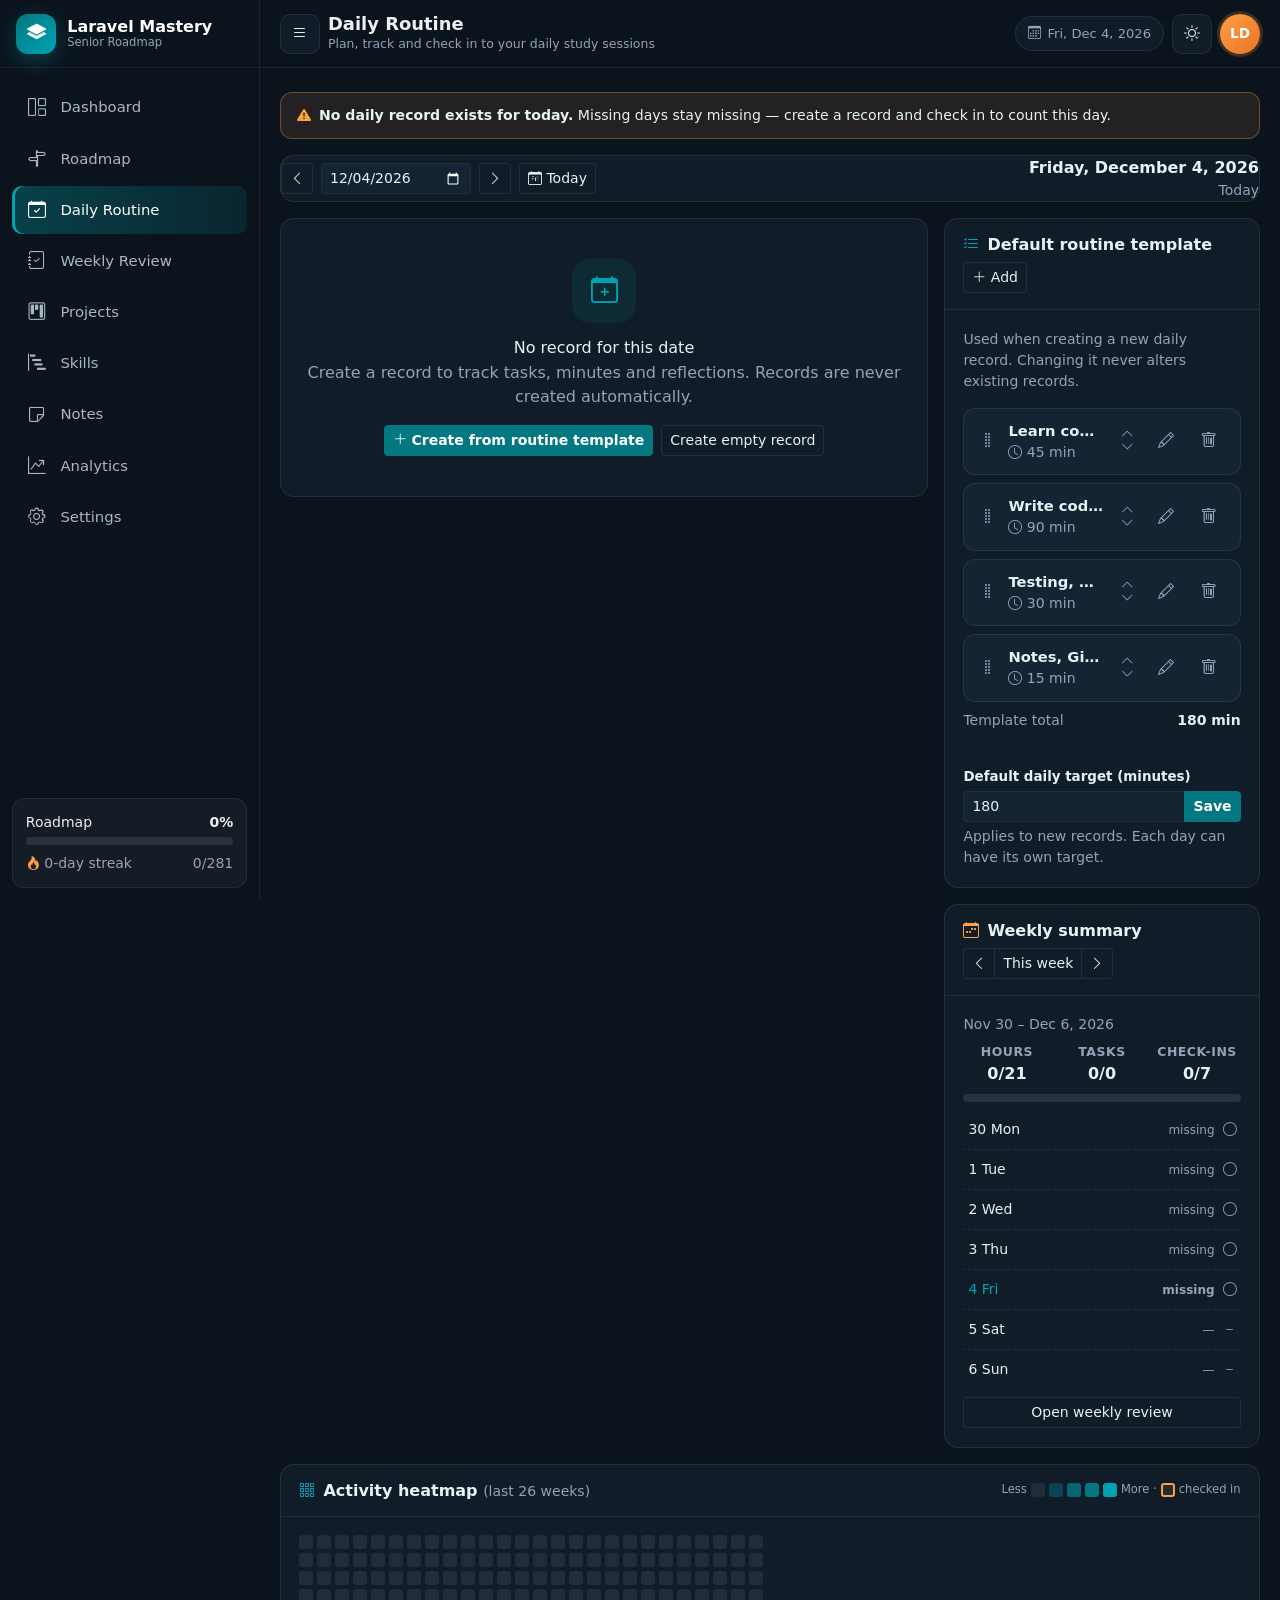
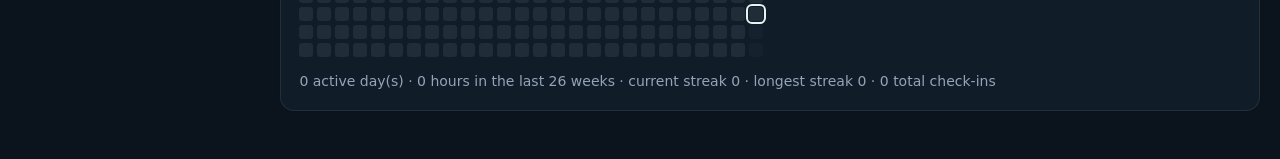
<file: daily-routine.html>
<!DOCTYPE html>
<html lang="en" data-bs-theme="dark">
<head>
<meta charset="UTF-8">
<meta name="viewport" content="width=device-width, initial-scale=1">
<title>Daily Routine — Laravel Mastery Tracker</title>
<script>try{var s=JSON.parse(localStorage.getItem('lmt_data_v1')||'{}');document.documentElement.setAttribute('data-bs-theme',(s.settings&&s.settings.theme)||'dark')}catch(e){}</script>
<link href="https://cdn.jsdelivr.net/npm/bootstrap@5.3.3/dist/css/bootstrap.min.css" rel="stylesheet">
<link href="https://cdn.jsdelivr.net/npm/bootstrap-icons@1.11.3/font/bootstrap-icons.min.css" rel="stylesheet">
<link href="style.css" rel="stylesheet">
</head>
<body data-page="routine" data-title="Daily Routine" data-subtitle="Plan, track and check in to your daily study sessions">
<a class="skip-link" href="#main">Skip to content</a>
<aside class="sidebar" id="sidebar" aria-label="Main navigation"></aside>
<div class="sidebar-backdrop" id="sidebarBackdrop"></div>
<div class="main-wrap">
  <header class="topbar" id="topbar"></header>
  <main id="main" class="content" tabindex="-1">
    <div id="todayWarning"></div>

    <div class="card-lmt card-pad mb-3 d-flex flex-wrap align-items-center gap-2">
      <button class="btn btn-outline-lmt btn-sm" id="prevDay" aria-label="Previous day"><i class="bi bi-chevron-left"></i></button>
      <label for="dateInput" class="visually-hidden">Selected date</label>
      <input type="date" class="form-control form-control-sm w-auto" id="dateInput">
      <button class="btn btn-outline-lmt btn-sm" id="nextDay" aria-label="Next day"><i class="bi bi-chevron-right"></i></button>
      <button class="btn btn-outline-lmt btn-sm" id="goToday"><i class="bi bi-calendar-day"></i> Today</button>
      <div class="ms-auto text-end"><div class="fw-bold" id="dateLabel"></div><div class="small text-muted-lmt" id="dateSub"></div></div>
    </div>

    <div class="row g-3">
      <div class="col-xl-8"><div id="dayPanel"><div class="card-lmt card-pad"><div class="skeleton mb-2"></div><div class="skeleton mb-2"></div><div class="skeleton"></div></div></div></div>
      <div class="col-xl-4">
        <div class="card-lmt mb-3">
          <div class="card-head"><h2><i class="bi bi-list-check me-2 text-primary-lmt"></i>Default routine template</h2><button class="btn btn-sm btn-outline-lmt" id="addTemplateItem"><i class="bi bi-plus-lg"></i> Add</button></div>
          <div class="card-pad">
            <p class="small text-muted-lmt">Used when creating a new daily record. Changing it never alters existing records.</p>
            <div id="templateList"></div>
            <div class="d-flex justify-content-between small mt-2"><span class="text-muted-lmt">Template total</span><strong id="templateTotal"></strong></div>
            <hr style="border-color:var(--lmt-border)">
            <label class="form-label" for="dailyTarget">Default daily target (minutes)</label>
            <div class="input-group input-group-sm"><input type="number" class="form-control" id="dailyTarget" min="15" max="1440" step="5"><button class="btn btn-primary" id="saveTarget">Save</button></div>
            <div class="form-text">Applies to new records. Each day can have its own target.</div>
          </div>
        </div>
        <div class="card-lmt">
          <div class="card-head"><h2><i class="bi bi-calendar-week me-2 text-accent"></i>Weekly summary</h2>
            <div class="btn-group btn-group-sm"><button class="btn btn-outline-lmt" id="prevWeek" aria-label="Previous week"><i class="bi bi-chevron-left"></i></button><button class="btn btn-outline-lmt" id="thisWeek">This week</button><button class="btn btn-outline-lmt" id="nextWeek" aria-label="Next week"><i class="bi bi-chevron-right"></i></button></div></div>
          <div class="card-pad" id="weekSummary"></div>
        </div>
      </div>
    </div>

    <div class="card-lmt mt-3">
      <div class="card-head"><h2><i class="bi bi-grid-3x3-gap me-2 text-primary-lmt"></i>Activity heatmap <span class="small fw-normal text-muted-lmt">(last 26 weeks)</span></h2>
        <div class="hm-legend" aria-hidden="true">Less <span class="hm-cell"></span><span class="hm-cell l1"></span><span class="hm-cell l2"></span><span class="hm-cell l3"></span><span class="hm-cell l4"></span> More · <span class="hm-cell checked"></span> checked in</div></div>
      <div class="card-pad"><div class="heatmap-wrap"><div class="heatmap" id="heatmap" role="group" aria-label="Daily study activity heatmap"></div></div><div class="small text-muted-lmt mt-2" id="heatmapSummary"></div></div>
    </div>
  </main>
</div>

<!-- Task modal -->
<div class="modal fade" id="taskModal" tabindex="-1" aria-labelledby="taskModalTitle" aria-hidden="true">
  <div class="modal-dialog"><form class="modal-content" id="taskForm" novalidate>
    <div class="modal-header"><h2 class="modal-title h5" id="taskModalTitle">Task</h2><button type="button" class="btn-close" data-bs-dismiss="modal" aria-label="Close"></button></div>
    <div class="modal-body"><input type="hidden" id="taskId"><input type="hidden" id="taskScope">
      <div class="mb-3"><label class="form-label" for="taskTitle">Task *</label><input class="form-control" id="taskTitle" required maxlength="140"><div class="invalid-feedback">Task title is required.</div></div>
      <div class="mb-3"><label class="form-label" for="taskMinutes">Planned minutes *</label><input type="number" class="form-control" id="taskMinutes" min="1" max="1440" required><div class="invalid-feedback">Enter 1–1440 minutes.</div></div>
      <div><label class="form-label" for="taskTopic">Roadmap topic</label><select class="form-select" id="taskTopic"></select></div>
    </div>
    <div class="modal-footer"><button type="button" class="btn btn-outline-lmt" data-bs-dismiss="modal">Cancel</button><button type="submit" class="btn btn-primary">Save task</button></div>
  </form></div>
</div>

<!-- Carry-forward modal -->
<div class="modal fade" id="carryModal" tabindex="-1" aria-labelledby="carryTitle" aria-hidden="true">
  <div class="modal-dialog"><div class="modal-content">
    <div class="modal-header"><h2 class="modal-title h5" id="carryTitle">Carry forward unfinished tasks</h2><button type="button" class="btn-close" data-bs-dismiss="modal" aria-label="Close"></button></div>
    <div class="modal-body"><p class="small text-muted-lmt">Selected tasks are copied to the target date. They stay unfinished on the original date — nothing is marked completed automatically.</p>
      <div id="carryList" class="mb-3"></div>
      <label class="form-label" for="carryDate">Target date</label><input type="date" class="form-control" id="carryDate"></div>
    <div class="modal-footer"><button type="button" class="btn btn-outline-lmt" data-bs-dismiss="modal">Cancel</button><button type="button" class="btn btn-primary" id="carryConfirm"><i class="bi bi-arrow-right-circle"></i> Carry forward</button></div>
  </div></div>
</div>

<script src="https://cdn.jsdelivr.net/npm/bootstrap@5.3.3/dist/js/bootstrap.bundle.min.js"></script>
<script src="data.js"></script>
<script src="app.js"></script>
<script src="routine.js"></script>
</body>
</html>
</file>
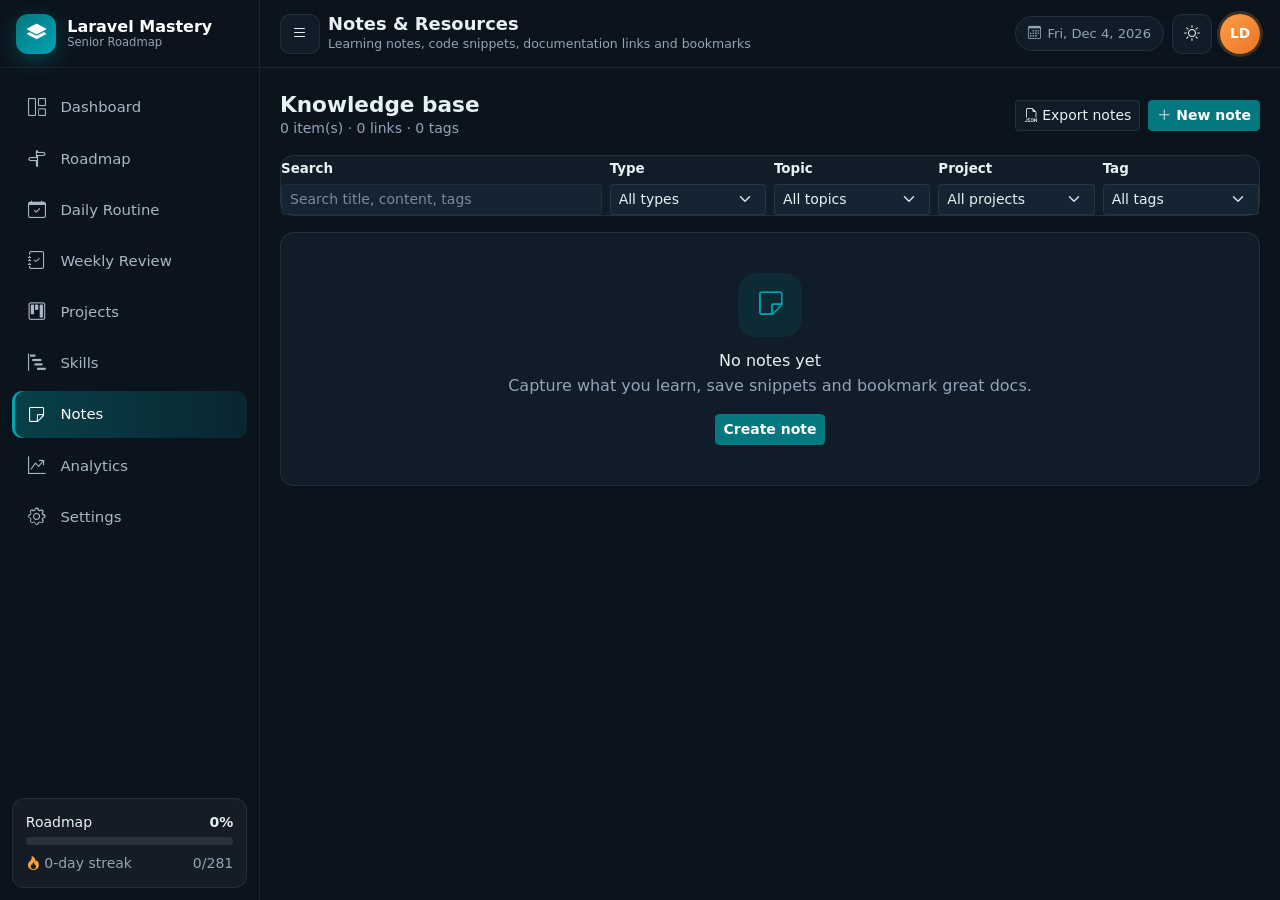
<file: notes.html>
<!DOCTYPE html>
<html lang="en" data-bs-theme="dark">
<head>
<meta charset="UTF-8">
<meta name="viewport" content="width=device-width, initial-scale=1">
<title>Notes & Resources — Laravel Mastery Tracker</title>
<script>try{var s=JSON.parse(localStorage.getItem('lmt_data_v1')||'{}');document.documentElement.setAttribute('data-bs-theme',(s.settings&&s.settings.theme)||'dark')}catch(e){}</script>
<link href="https://cdn.jsdelivr.net/npm/bootstrap@5.3.3/dist/css/bootstrap.min.css" rel="stylesheet">
<link href="https://cdn.jsdelivr.net/npm/bootstrap-icons@1.11.3/font/bootstrap-icons.min.css" rel="stylesheet">
<link href="style.css" rel="stylesheet">
</head>
<body data-page="notes" data-title="Notes & Resources" data-subtitle="Learning notes, code snippets, documentation links and bookmarks">
<a class="skip-link" href="#main">Skip to content</a>
<aside class="sidebar" id="sidebar" aria-label="Main navigation"></aside>
<div class="sidebar-backdrop" id="sidebarBackdrop"></div>
<div class="main-wrap">
  <header class="topbar" id="topbar"></header>
  <main id="main" class="content" tabindex="-1">
    <div class="d-flex flex-wrap gap-2 justify-content-between align-items-center mb-3">
      <div><h2 class="page-title">Knowledge base</h2><p class="small text-muted-lmt mb-0" id="noteSummary"></p></div>
      <div class="d-flex gap-2"><button class="btn btn-outline-lmt btn-sm" id="btnExportNotes"><i class="bi bi-filetype-json"></i> Export notes</button><button class="btn btn-primary btn-sm" id="btnNewNote"><i class="bi bi-plus-lg"></i> New note</button></div>
    </div>
    <div class="card-lmt card-pad mb-3" role="search"><div class="row g-2 align-items-end">
      <div class="col-md-4"><label class="form-label" for="nSearch">Search</label><input type="search" class="form-control form-control-sm" id="nSearch" placeholder="Search title, content, tags"></div>
      <div class="col-6 col-md-2"><label class="form-label" for="nType">Type</label><select class="form-select form-select-sm" id="nType"><option value="">All types</option><option value="note">Note</option><option value="snippet">Code snippet</option><option value="doc">Documentation link</option><option value="bookmark">Bookmark</option></select></div>
      <div class="col-6 col-md-2"><label class="form-label" for="nTopic">Topic</label><select class="form-select form-select-sm" id="nTopic"></select></div>
      <div class="col-6 col-md-2"><label class="form-label" for="nProject">Project</label><select class="form-select form-select-sm" id="nProject"></select></div>
      <div class="col-6 col-md-2"><label class="form-label" for="nTag">Tag</label><select class="form-select form-select-sm" id="nTag"></select></div>
    </div></div>
    <div id="noteGrid"></div>
  </main>
</div>

<div class="modal fade" id="noteModal" tabindex="-1" aria-labelledby="nmTitle" aria-hidden="true">
  <div class="modal-dialog modal-xl modal-dialog-scrollable"><form class="modal-content" id="noteForm" novalidate>
    <div class="modal-header"><h2 class="modal-title h5" id="nmTitle">Note</h2><button type="button" class="btn-close" data-bs-dismiss="modal" aria-label="Close"></button></div>
    <div class="modal-body"><input type="hidden" id="noteId">
      <div class="row g-3">
        <div class="col-md-8"><label class="form-label" for="noteTitle">Title *</label><input class="form-control" id="noteTitle" required maxlength="160"><div class="invalid-feedback">Title is required.</div></div>
        <div class="col-md-4"><label class="form-label" for="noteType">Type</label><select class="form-select" id="noteType"><option value="note">Note</option><option value="snippet">Code snippet</option><option value="doc">Documentation link</option><option value="bookmark">Bookmark</option></select></div>
        <div class="col-md-6"><label class="form-label" for="noteTopicSel">Roadmap topic</label><select class="form-select" id="noteTopicSel"></select></div>
        <div class="col-md-6"><label class="form-label" for="noteProjectSel">Project</label><select class="form-select" id="noteProjectSel"></select></div>
        <div class="col-md-8"><label class="form-label" for="noteUrl">Link URL <span class="fw-normal text-muted-lmt">(required for bookmarks & docs)</span></label><input type="url" class="form-control" id="noteUrl" data-url placeholder="https://laravel.com/docs/..."><div class="invalid-feedback">Enter a valid http(s):// URL.</div></div>
        <div class="col-md-4"><label class="form-label" for="noteTags">Tags <span class="fw-normal text-muted-lmt">(comma separated)</span></label><input class="form-control" id="noteTags" placeholder="eloquent, performance"></div>
        <div class="col-lg-6"><label class="form-label" for="noteBody">Content <span class="fw-normal text-muted-lmt">(Markdown-like: # heading, **bold**, *italic*, `code`, - lists, ```code blocks```)</span></label><textarea class="form-control font-monospace" id="noteBody" rows="12" style="font-size:.85rem"></textarea></div>
        <div class="col-lg-6"><span class="form-label d-block">Live preview <span class="fw-normal text-muted-lmt">(HTML is never executed)</span></span><div class="card-lmt card-pad note-body" id="notePreview" style="min-height:260px;max-height:340px;overflow:auto" aria-live="polite"></div></div>
        <div class="col-md-3"><label class="form-label" for="snippetLang">Snippet language</label><input class="form-control" id="snippetLang" placeholder="php" maxlength="20"></div>
        <div class="col-md-9"><label class="form-label" for="snippetCode">Code snippet <span class="fw-normal text-muted-lmt">(optional)</span></label><textarea class="form-control font-monospace" id="snippetCode" rows="5" style="font-size:.82rem" spellcheck="false"></textarea></div>
        <div class="col-12"><div class="form-check"><input class="form-check-input" type="checkbox" id="notePinned"><label class="form-check-label" for="notePinned">Pin this note</label></div></div>
      </div>
    </div>
    <div class="modal-footer"><button type="button" class="btn btn-outline-lmt" data-bs-dismiss="modal">Cancel</button><button type="submit" class="btn btn-primary">Save note</button></div>
  </form></div>
</div>

<div class="modal fade" id="viewModal" tabindex="-1" aria-labelledby="vmTitle" aria-hidden="true">
  <div class="modal-dialog modal-lg modal-dialog-scrollable"><div class="modal-content">
    <div class="modal-header"><h2 class="modal-title h5" id="vmTitle">Note</h2><button type="button" class="btn-close" data-bs-dismiss="modal" aria-label="Close"></button></div>
    <div class="modal-body" id="vmBody"></div>
    <div class="modal-footer"><button type="button" class="btn btn-outline-lmt" id="vmEdit"><i class="bi bi-pencil"></i> Edit</button><button type="button" class="btn btn-primary" data-bs-dismiss="modal">Close</button></div>
  </div></div>
</div>

<script src="https://cdn.jsdelivr.net/npm/bootstrap@5.3.3/dist/js/bootstrap.bundle.min.js"></script>
<script src="data.js"></script>
<script src="app.js"></script>
<script>
(() => {
  const L = LMT, $ = id => document.getElementById(id), esc = L.esc;
  const formModal = new bootstrap.Modal($('noteModal')), viewModal = new bootstrap.Modal($('viewModal'));
  const TYPES = { note: ['Note', 'bi-journal-text'], snippet: ['Snippet', 'bi-code-slash'], doc: ['Docs', 'bi-book'], bookmark: ['Bookmark', 'bi-bookmark-star'] };
  let viewing = null;
  const allTags = () => [...new Set(L.state.notes.flatMap(n => n.tags || []))].sort();
  function fillFilters() {
    const keep = (id, html) => { const v = $(id).value; $(id).innerHTML = html; if ([...$(id).options].some(o => o.value === v)) $(id).value = v; };
    keep('nTopic', L.topicOptions([], { empty: 'All topics' }));
    keep('nProject', L.projectOptions('', { empty: 'All projects' }));
    keep('nTag', '<option value="">All tags</option>' + allTags().map(t => `<option value="${esc(t)}">#${esc(t)}</option>`).join(''));
  }
  function fullBody(n) { return L.md(n.body) + (n.code ? `<pre class="code-block" tabindex="0"><span class="code-lang">${esc(n.lang || 'code')}</span><code>${esc(n.code)}</code></pre>` : ''); }
  function render() {
    fillFilters();
    const q = $('nSearch').value.trim().toLowerCase(), ty = $('nType').value, tp = $('nTopic').value, pj = $('nProject').value, tg = $('nTag').value;
    const list = L.state.notes.filter(n => (!q || `${n.title} ${n.body} ${n.code || ''} ${(n.tags || []).join(' ')}`.toLowerCase().includes(q)) && (!ty || n.type === ty) && (!tp || n.topicId === tp) && (!pj || n.projectId === pj) && (!tg || (n.tags || []).includes(tg)))
      .sort((a, b) => (b.pinned ? 1 : 0) - (a.pinned ? 1 : 0) || (b.updatedAt || '').localeCompare(a.updatedAt || ''));
    $('noteSummary').textContent = `${L.state.notes.length} item(s) · ${L.state.notes.filter(n => n.type === 'bookmark' || n.type === 'doc').length} links · ${allTags().length} tags`;
    $('noteGrid').innerHTML = list.length ? `<div class="row g-3">${list.map(n => {
      const t = n.topicId ? L.topic(n.topicId) : null, p = n.projectId ? L.project(n.projectId) : null, ty = TYPES[n.type] || TYPES.note;
      return `<div class="col-md-6 col-xxl-4"><article class="card-lmt note-card fade-in" data-id="${esc(n.id)}"><div class="card-pad d-flex flex-column flex-grow-1">
        <div class="d-flex align-items-start gap-2 mb-2"><span class="kpi-icon" style="width:34px;height:34px;font-size:1rem"><i class="bi ${ty[1]}"></i></span><div class="min-w-0 flex-grow-1"><h3 class="h6 fw-bold mb-0 text-truncate"><button class="topic-title" data-act="view">${esc(n.title)}</button></h3><div class="kpi-hint">${ty[0]} · updated ${L.timeAgo(n.updatedAt)}</div></div>${n.pinned ? '<i class="bi bi-pin-angle-fill text-accent" aria-label="Pinned"></i>' : ''}</div>
        ${n.url ? `<div class="mb-2">${L.link(n.url, n.type === 'doc' ? 'Open documentation' : 'Open link')}</div>` : ''}
        <div class="note-body note-preview small mb-2">${fullBody(n) || '<span class="text-muted-lmt">No content.</span>'}</div>
        <div class="d-flex flex-wrap gap-1 mt-auto pt-2">${t ? `<a class="chip" href="roadmap.html?topic=${encodeURIComponent(t.id)}"><i class="bi bi-signpost-split"></i> ${esc(t.id)}</a>` : ''}${p ? `<a class="chip" href="projects.html?project=${encodeURIComponent(p.id)}"><i class="bi bi-kanban"></i> ${esc(p.name)}</a>` : ''}${(n.tags || []).map(x => `<button class="chip" data-tag="${esc(x)}">#${esc(x)}</button>`).join('')}</div>
        <div class="d-flex gap-1 justify-content-end mt-2"><button class="btn-ghost" data-act="edit" aria-label="Edit ${esc(n.title)}"><i class="bi bi-pencil"></i></button><button class="btn-ghost danger" data-act="delete" aria-label="Delete ${esc(n.title)}"><i class="bi bi-trash"></i></button></div>
      </div></article></div>`; }).join('')}</div>`
      : `<div class="card-lmt">${L.emptyState('bi-sticky', L.state.notes.length ? 'No notes match your filters' : 'No notes yet', L.state.notes.length ? 'Try clearing filters.' : 'Capture what you learn, save snippets and bookmark great docs.', '<button class="btn btn-sm btn-primary" data-act="new">Create note</button>')}</div>`;
  }
  function open(n = null) {
    const f = $('noteForm'); f.reset(); f.classList.remove('was-validated'); $('noteUrl').setCustomValidity('');
    $('nmTitle').textContent = n ? 'Edit note' : 'New note';
    $('noteId').value = n ? n.id : '';
    $('noteTitle').value = n ? n.title : ''; $('noteType').value = n ? n.type : 'note';
    $('noteTopicSel').innerHTML = L.topicOptions(n ? n.topicId : ($('nTopic').value || ''), { empty: 'None' });
    $('noteProjectSel').innerHTML = L.projectOptions(n ? n.projectId : ($('nProject').value || ''), { empty: 'None' });
    $('noteUrl').value = n ? n.url || '' : ''; $('noteTags').value = n ? (n.tags || []).join(', ') : '';
    $('noteBody').value = n ? n.body || '' : ''; $('snippetLang').value = n ? n.lang || '' : ''; $('snippetCode').value = n ? n.code || '' : '';
    $('notePinned').checked = !!(n && n.pinned);
    preview(); formModal.show();
  }
  const preview = () => { $('notePreview').innerHTML = L.md($('noteBody').value) || '<span class="text-muted-lmt small">Preview appears here.</span>'; };
  $('noteBody').addEventListener('input', L.debounce(preview, 150));
  $('noteForm').addEventListener('submit', e => {
    e.preventDefault();
    const f = e.target; $('noteTitle').value = $('noteTitle').value.trim();
    L.validateUrlInputs(f);
    const ty = $('noteType').value;
    if ((ty === 'bookmark' || ty === 'doc') && !$('noteUrl').value.trim()) $('noteUrl').setCustomValidity('URL required');
    f.classList.add('was-validated');
    if (!f.checkValidity()) { L.toast('Please fix the highlighted fields.', 'danger'); return; }
    const id = $('noteId').value, ts = new Date().toISOString();
    const data = { title: $('noteTitle').value, type: ty, topicId: $('noteTopicSel').value, projectId: $('noteProjectSel').value, url: $('noteUrl').value.trim(),
      tags: [...new Set($('noteTags').value.split(',').map(t => t.trim().toLowerCase().replace(/^#/, '')).filter(Boolean))], body: $('noteBody').value,
      lang: $('snippetLang').value.trim(), code: $('snippetCode').value.replace(/\s+$/, ''), pinned: $('notePinned').checked, updatedAt: ts };
    if (id) Object.assign(L.state.notes.find(n => n.id === id), data);
    else L.state.notes.push(Object.assign({ id: L.uid('note'), createdAt: ts }, data));
    L.log('note', `${id ? 'Updated' : 'Created'} ${TYPES[ty][0].toLowerCase()} "${data.title}"`);
    L.save(); formModal.hide(); L.toast('Note saved.');
  });
  function view(n) {
    viewing = n.id;
    $('vmTitle').textContent = n.title;
    const t = n.topicId ? L.topic(n.topicId) : null, p = n.projectId ? L.project(n.projectId) : null;
    $('vmBody').innerHTML = `<div class="d-flex flex-wrap gap-1 mb-3"><span class="badge-lmt st-ip">${TYPES[n.type][0]}</span>${t ? `<a class="chip" href="roadmap.html?topic=${encodeURIComponent(t.id)}">${esc(t.id)} · ${esc(t.title)}</a>` : ''}${p ? `<a class="chip" href="projects.html?project=${encodeURIComponent(p.id)}">${esc(p.name)}</a>` : ''}${(n.tags || []).map(x => `<span class="chip">#${esc(x)}</span>`).join('')}</div>
      ${n.url ? `<div class="mb-3">${L.link(n.url, n.url.length > 60 ? n.url.slice(0, 60) + '…' : n.url)}</div>` : ''}<div class="note-body">${fullBody(n) || '<p class="text-muted-lmt">No content.</p>'}</div>
      <div class="kpi-hint mt-3">Created ${L.fmtTs(n.createdAt)} · Updated ${L.fmtTs(n.updatedAt)}</div>`;
    viewModal.show();
  }
  $('vmEdit').addEventListener('click', () => { const n = L.state.notes.find(x => x.id === viewing); viewModal.hide(); if (n) open(n); });
  $('noteGrid').addEventListener('click', async e => {
    const tag = e.target.closest('[data-tag]'); if (tag) { $('nTag').value = tag.dataset.tag; render(); return; }
    const b = e.target.closest('[data-act]'); if (!b) return;
    if (b.dataset.act === 'new') return open();
    const n = L.state.notes.find(x => x.id === b.closest('[data-id]').dataset.id); if (!n) return;
    if (b.dataset.act === 'view') view(n);
    else if (b.dataset.act === 'edit') open(n);
    else if (b.dataset.act === 'delete' && await L.confirm(`Delete "${n.title}"?`, { title: 'Delete note', ok: 'Delete', danger: true })) {
      L.state.notes = L.state.notes.filter(x => x.id !== n.id); L.log('note', `Deleted note "${n.title}"`); L.save(); L.toast('Note deleted.');
    }
  });
  $('btnNewNote').addEventListener('click', () => open());
  $('btnExportNotes').addEventListener('click', () => {
    if (!L.state.notes.length) { L.toast('There are no notes to export.', 'warning'); return; }
    L.download(`lmt-notes-${L.today()}.json`, JSON.stringify({ app: 'Laravel Mastery Tracker', type: 'notes', exportedAt: new Date().toISOString(), notes: L.state.notes }, null, 2));
    L.toast('Notes exported. (Full backups in Settings include notes too.)');
  });
  $('nSearch').addEventListener('input', L.debounce(render, 200));
  ['nType', 'nTopic', 'nProject', 'nTag'].forEach(i => $(i).addEventListener('change', render));
  fillFilters();
  const qt = L.param('topic'), qp = L.param('project');
  if (qt) $('nTopic').value = qt; if (qp) $('nProject').value = qp;
  L.onChange(render);
  render();
})();
</script>
</body>
</html>
</file>
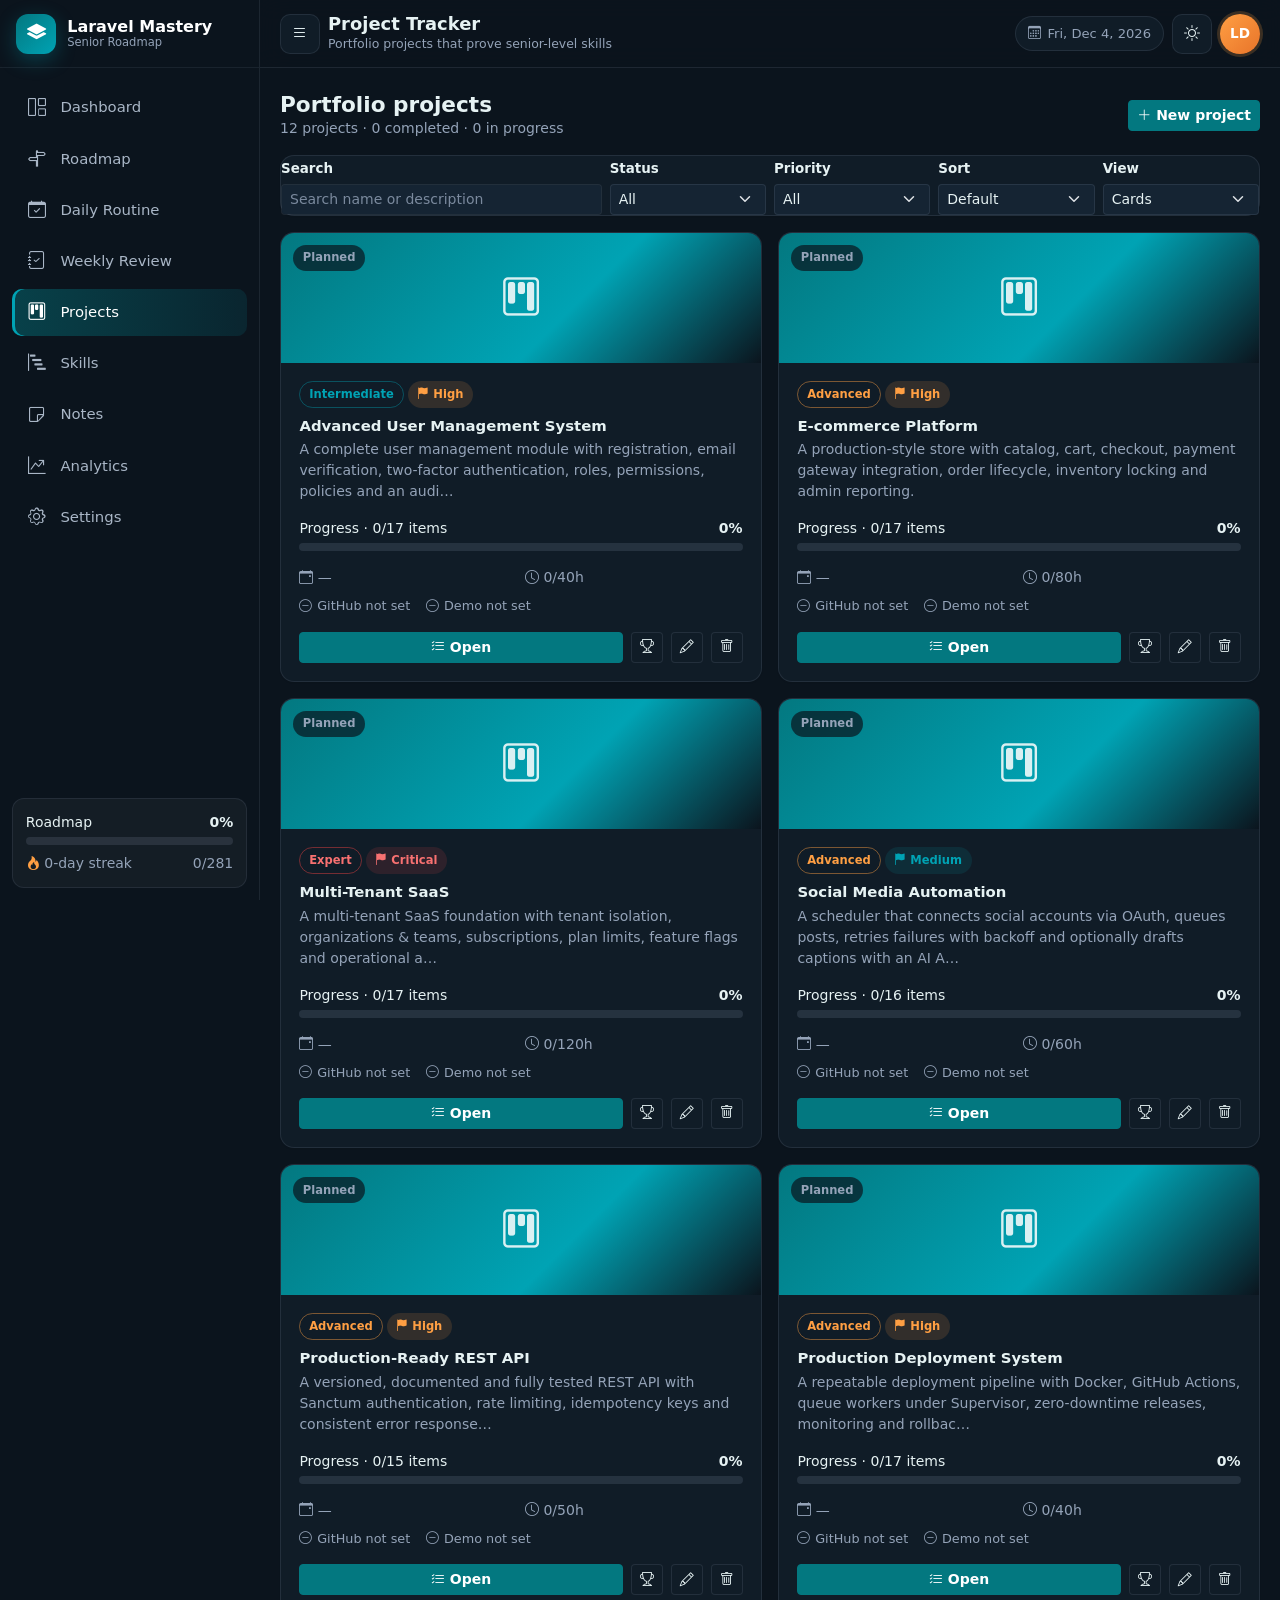
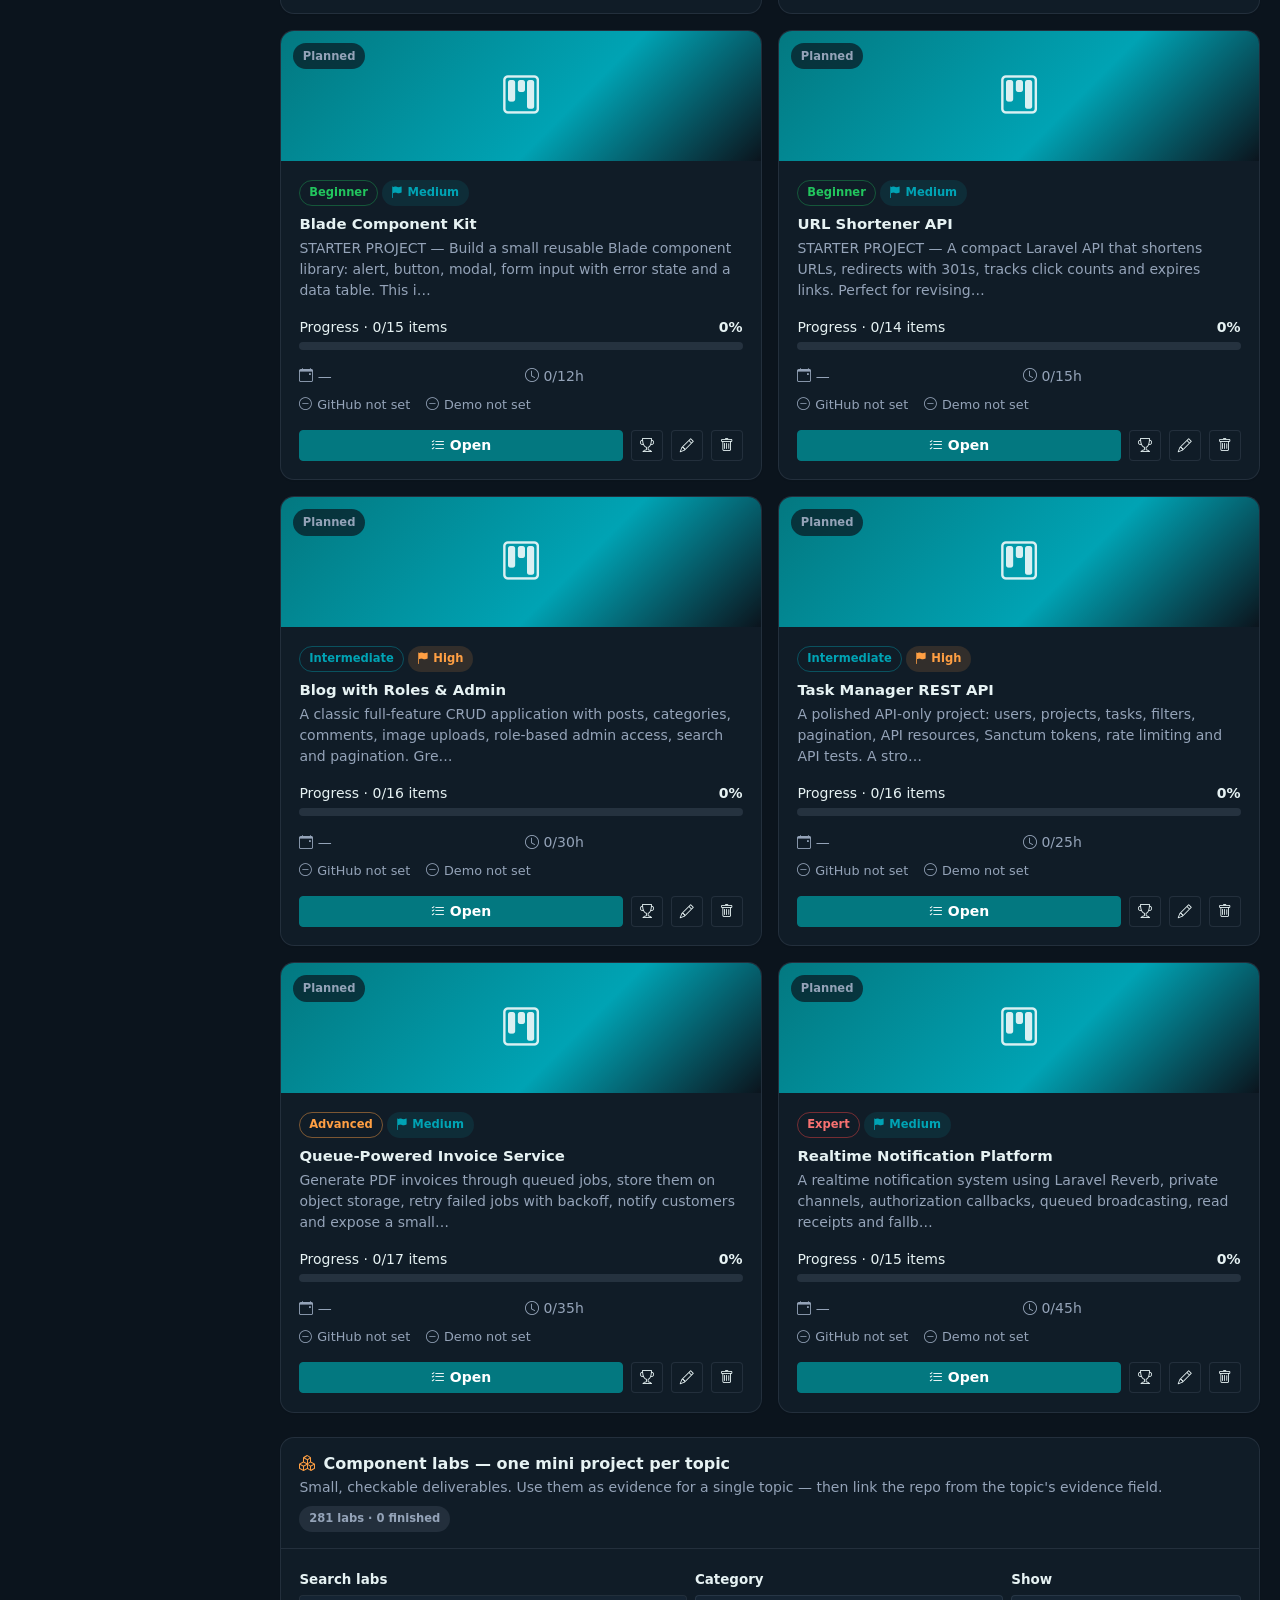
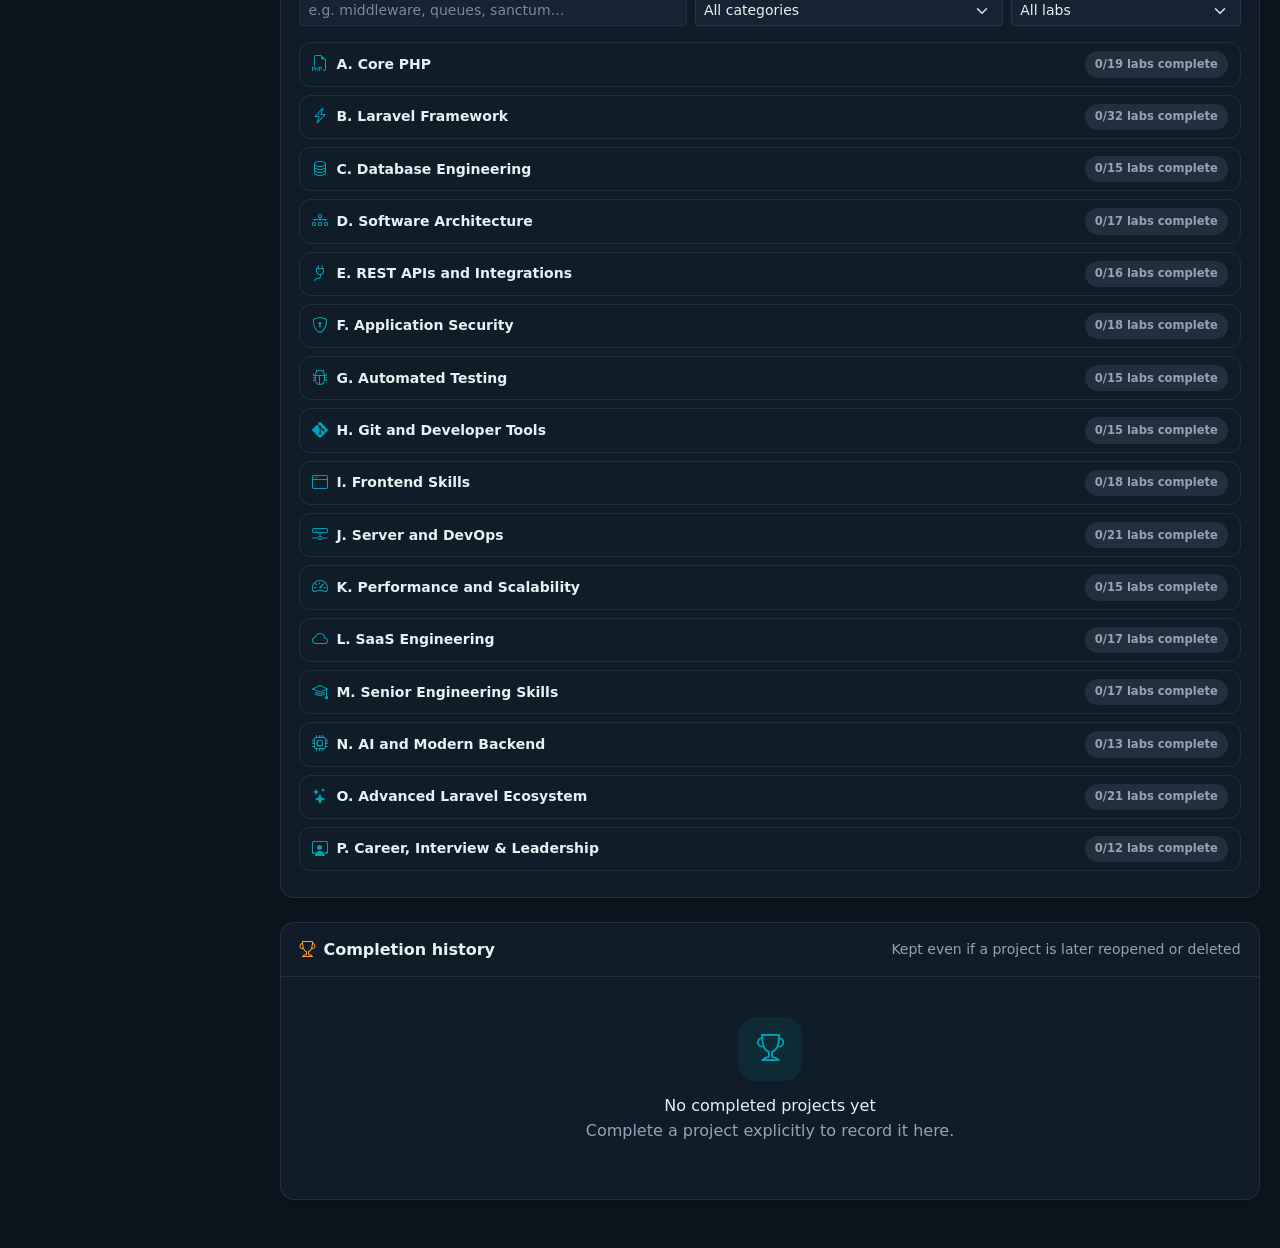
<file: projects.html>
<!DOCTYPE html>
<html lang="en" data-bs-theme="dark">
<head>
<meta charset="UTF-8">
<meta name="viewport" content="width=device-width, initial-scale=1">
<title>Projects — Laravel Mastery Tracker</title>
<script>try{var s=JSON.parse(localStorage.getItem('lmt_data_v1')||'{}');document.documentElement.setAttribute('data-bs-theme',(s.settings&&s.settings.theme)||'dark')}catch(e){}</script>
<link href="https://cdn.jsdelivr.net/npm/bootstrap@5.3.3/dist/css/bootstrap.min.css" rel="stylesheet">
<link href="https://cdn.jsdelivr.net/npm/bootstrap-icons@1.11.3/font/bootstrap-icons.min.css" rel="stylesheet">
<link href="style.css" rel="stylesheet">
</head>
<body data-page="projects" data-title="Project Tracker" data-subtitle="Portfolio projects that prove senior-level skills">
<a class="skip-link" href="#main">Skip to content</a>
<aside class="sidebar" id="sidebar" aria-label="Main navigation"></aside>
<div class="sidebar-backdrop" id="sidebarBackdrop"></div>
<div class="main-wrap">
  <header class="topbar" id="topbar"></header>
  <main id="main" class="content" tabindex="-1">
    <div class="d-flex flex-wrap gap-2 justify-content-between align-items-center mb-3">
      <div><h2 class="page-title">Portfolio projects</h2><p class="small text-muted-lmt mb-0" id="projSummary"></p></div>
      <button class="btn btn-primary btn-sm" id="btnNewProject"><i class="bi bi-plus-lg"></i> New project</button>
    </div>
    <div class="card-lmt card-pad mb-3" role="search">
      <div class="row g-2 align-items-end">
        <div class="col-12 col-md-4"><label class="form-label" for="pSearch">Search</label><input type="search" class="form-control form-control-sm" id="pSearch" placeholder="Search name or description"></div>
        <div class="col-6 col-md-2"><label class="form-label" for="pStatus">Status</label><select class="form-select form-select-sm" id="pStatus"><option value="">All</option><option>Planned</option><option>In Progress</option><option>On Hold</option><option>Completed</option></select></div>
        <div class="col-6 col-md-2"><label class="form-label" for="pPriority">Priority</label><select class="form-select form-select-sm" id="pPriority"><option value="">All</option><option>Critical</option><option>High</option><option>Medium</option><option>Low</option></select></div>
        <div class="col-6 col-md-2"><label class="form-label" for="pSort">Sort</label><select class="form-select form-select-sm" id="pSort"><option value="default">Default</option><option value="ladder">Difficulty (starter → expert)</option><option value="name">Name</option><option value="progress">Progress</option><option value="target">Target date</option><option value="priority">Priority</option></select></div>
        <div class="col-6 col-md-2"><label class="form-label" for="pView">View</label><select class="form-select form-select-sm" id="pView"><option value="cards">Cards</option><option value="table">Table</option></select></div>
      </div>
    </div>
    <div id="projectGrid" class="mb-4"></div>

    <section class="card-lmt mb-4" aria-labelledby="labsHeading">
      <div class="card-head">
        <div><h2 id="labsHeading"><i class="bi bi-boxes me-2 text-accent"></i>Component labs — one mini project per topic</h2><div class="small text-muted-lmt mt-1">Small, checkable deliverables. Use them as evidence for a single topic — then link the repo from the topic's evidence field.</div></div>
        <span class="badge-lmt st-ns" id="labsCount"></span>
      </div>
      <div class="card-pad">
        <div class="row g-2 align-items-end mb-3">
          <div class="col-12 col-md-5"><label class="form-label" for="labSearch">Search labs</label><input type="search" class="form-control form-control-sm" id="labSearch" placeholder="e.g. middleware, queues, sanctum…"></div>
          <div class="col-6 col-md-4"><label class="form-label" for="labCat">Category</label><select class="form-select form-select-sm" id="labCat"><option value="">All categories</option></select></div>
          <div class="col-6 col-md-3"><label class="form-label" for="labState">Show</label><select class="form-select form-select-sm" id="labState"><option value="all">All labs</option><option value="open">Not finished</option><option value="done">Finished</option></select></div>
        </div>
        <div id="labList"></div>
      </div>
    </section>
    <div class="card-lmt"><div class="card-head"><h2><i class="bi bi-trophy me-2 text-accent"></i>Completion history</h2><span class="small text-muted-lmt">Kept even if a project is later reopened or deleted</span></div><div id="historyList"></div></div>
  </main>
</div>

<!-- Project form -->
<div class="modal fade" id="projectModal" tabindex="-1" aria-labelledby="pmTitle" aria-hidden="true">
  <div class="modal-dialog modal-lg modal-dialog-scrollable"><form class="modal-content" id="projectForm" novalidate>
    <div class="modal-header"><h2 class="modal-title h5" id="pmTitle">Project</h2><button type="button" class="btn-close" data-bs-dismiss="modal" aria-label="Close"></button></div>
    <div class="modal-body"><input type="hidden" id="pId">
      <div class="row g-3">
        <div class="col-12"><label class="form-label" for="pName">Project name *</label><input class="form-control" id="pName" required maxlength="120"><div class="invalid-feedback">Name is required.</div></div>
        <div class="col-12"><label class="form-label" for="pDesc">Description</label><textarea class="form-control" id="pDesc" rows="3"></textarea></div>
        <div class="col-6 col-md-3"><label class="form-label" for="pDifficulty">Difficulty</label><select class="form-select" id="pDifficulty"><option>Beginner</option><option>Intermediate</option><option>Advanced</option><option>Expert</option></select></div>
        <div class="col-6 col-md-3"><label class="form-label" for="pPri">Priority</label><select class="form-select" id="pPri"><option>Critical</option><option>High</option><option>Medium</option><option>Low</option></select></div>
        <div class="col-12 col-md-6"><label class="form-label" for="pStat">Status</label><select class="form-select" id="pStat"><option>Planned</option><option>In Progress</option><option>On Hold</option></select><div class="form-text" id="pStatHelp">Use “Mark as completed” on the project to complete it explicitly.</div></div>
        <div class="col-md-4"><label class="form-label" for="pStart">Start date</label><input type="date" class="form-control" id="pStart"></div>
        <div class="col-md-4"><label class="form-label" for="pTarget">Target completion</label><input type="date" class="form-control" id="pTarget"><div class="invalid-feedback">Must be on/after start date.</div></div>
        <div class="col-6 col-md-2"><label class="form-label" for="pEst">Est. hours</label><input type="number" class="form-control" id="pEst" min="0" max="10000"></div>
        <div class="col-6 col-md-2"><label class="form-label" for="pAct">Actual hours</label><input type="number" class="form-control" id="pAct" min="0" max="10000" step="0.5"></div>
        <div class="col-md-6"><label class="form-label" for="pGithub">GitHub repository URL</label><input type="url" class="form-control" id="pGithub" data-url placeholder="https://github.com/..."><div class="invalid-feedback">Enter a valid http(s):// URL.</div></div>
        <div class="col-md-6"><label class="form-label" for="pDemo">Live demo URL</label><input type="url" class="form-control" id="pDemo" data-url placeholder="https://..."><div class="invalid-feedback">Enter a valid http(s):// URL.</div></div>
        <div class="col-md-6"><label class="form-label" for="pDocs">Documentation URL</label><input type="url" class="form-control" id="pDocs" data-url placeholder="https://..."><div class="invalid-feedback">Enter a valid http(s):// URL.</div></div>
        <div class="col-md-6"><label class="form-label" for="pImage">Screenshot / image URL</label><input type="url" class="form-control" id="pImage" data-url placeholder="https://.../screenshot.png"><div class="invalid-feedback">Enter a valid http(s):// URL.</div></div>
        <div class="col-12"><label class="form-label" for="pTopics">Associated roadmap topics <span class="fw-normal text-muted-lmt">(Ctrl/Cmd + click)</span></label><select class="form-select" id="pTopics" multiple size="6"></select></div>
        <div class="col-md-6"><label class="form-label" for="pMode">Progress tracking</label><select class="form-select" id="pMode"><option value="auto">Automatic — from completed checklist items</option><option value="manual">Manual adjustment</option></select></div>
        <div class="col-md-6"><label class="form-label d-flex justify-content-between" for="pManual"><span>Manual progress</span><strong id="pManualVal">0%</strong></label><input type="range" class="form-range" id="pManual" min="0" max="100" step="5"></div>
        <div class="col-12" id="pInitWrap"><label class="form-label" for="pInitFeatures">Initial features <span class="fw-normal text-muted-lmt">(one per line, optional)</span></label><textarea class="form-control" id="pInitFeatures" rows="3"></textarea></div>
        <div class="col-12"><label class="form-label" for="pNotes">Personal notes</label><textarea class="form-control" id="pNotes" rows="3"></textarea></div>
      </div>
    </div>
    <div class="modal-footer"><button type="button" class="btn btn-outline-lmt" data-bs-dismiss="modal">Cancel</button><button type="submit" class="btn btn-primary"><i class="bi bi-check2"></i> Save project</button></div>
  </form></div>
</div>

<!-- Project detail -->
<div class="modal fade" id="detailModal" tabindex="-1" aria-labelledby="dmTitle" aria-hidden="true">
  <div class="modal-dialog modal-xl modal-dialog-scrollable"><div class="modal-content">
    <div class="modal-header"><div class="min-w-0"><h2 class="modal-title h5 text-truncate" id="dmTitle">Project</h2><div class="small text-muted-lmt" id="dmSub"></div></div><button type="button" class="btn-close" data-bs-dismiss="modal" aria-label="Close"></button></div>
    <div class="modal-body" id="dmBody"></div>
  </div></div>
</div>

<script src="https://cdn.jsdelivr.net/npm/bootstrap@5.3.3/dist/js/bootstrap.bundle.min.js"></script>
<script src="data.js"></script>
<script src="app.js"></script>
<script src="projects.js"></script>
</body>
</html>
</file>
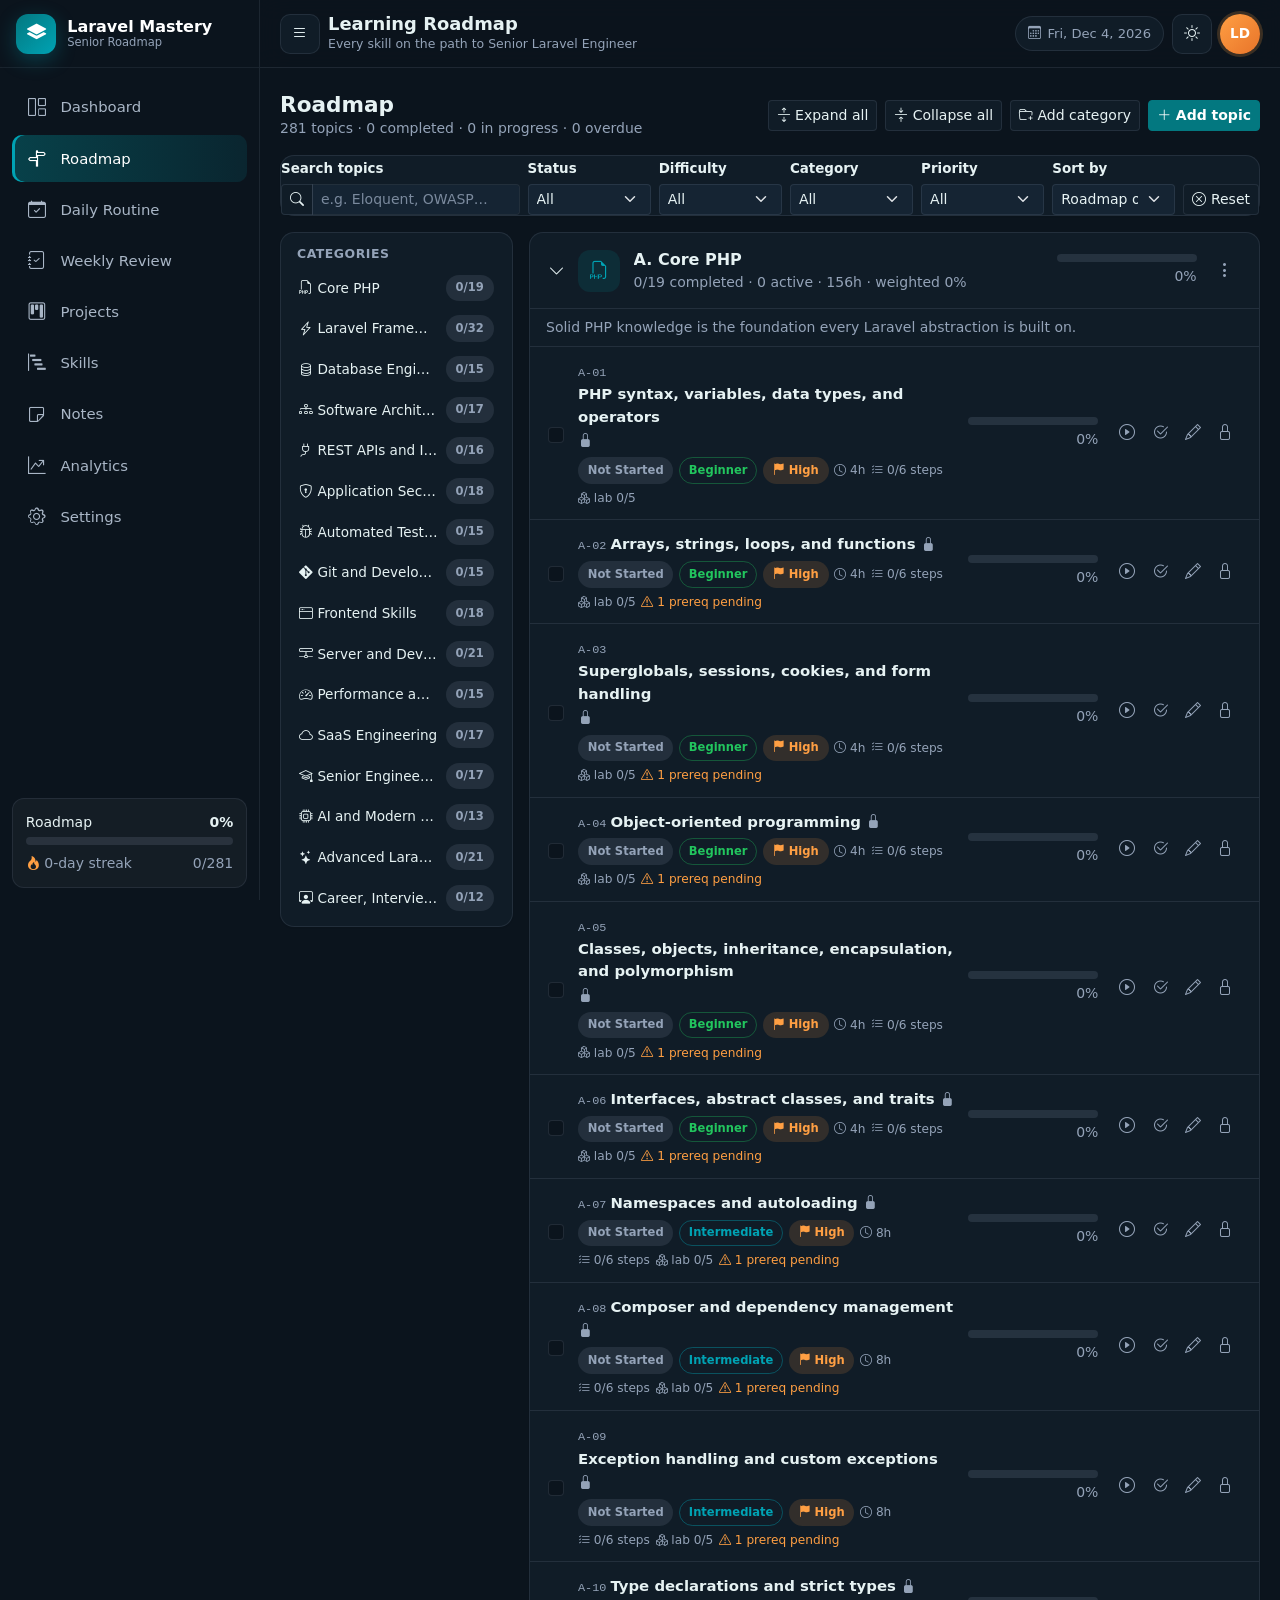
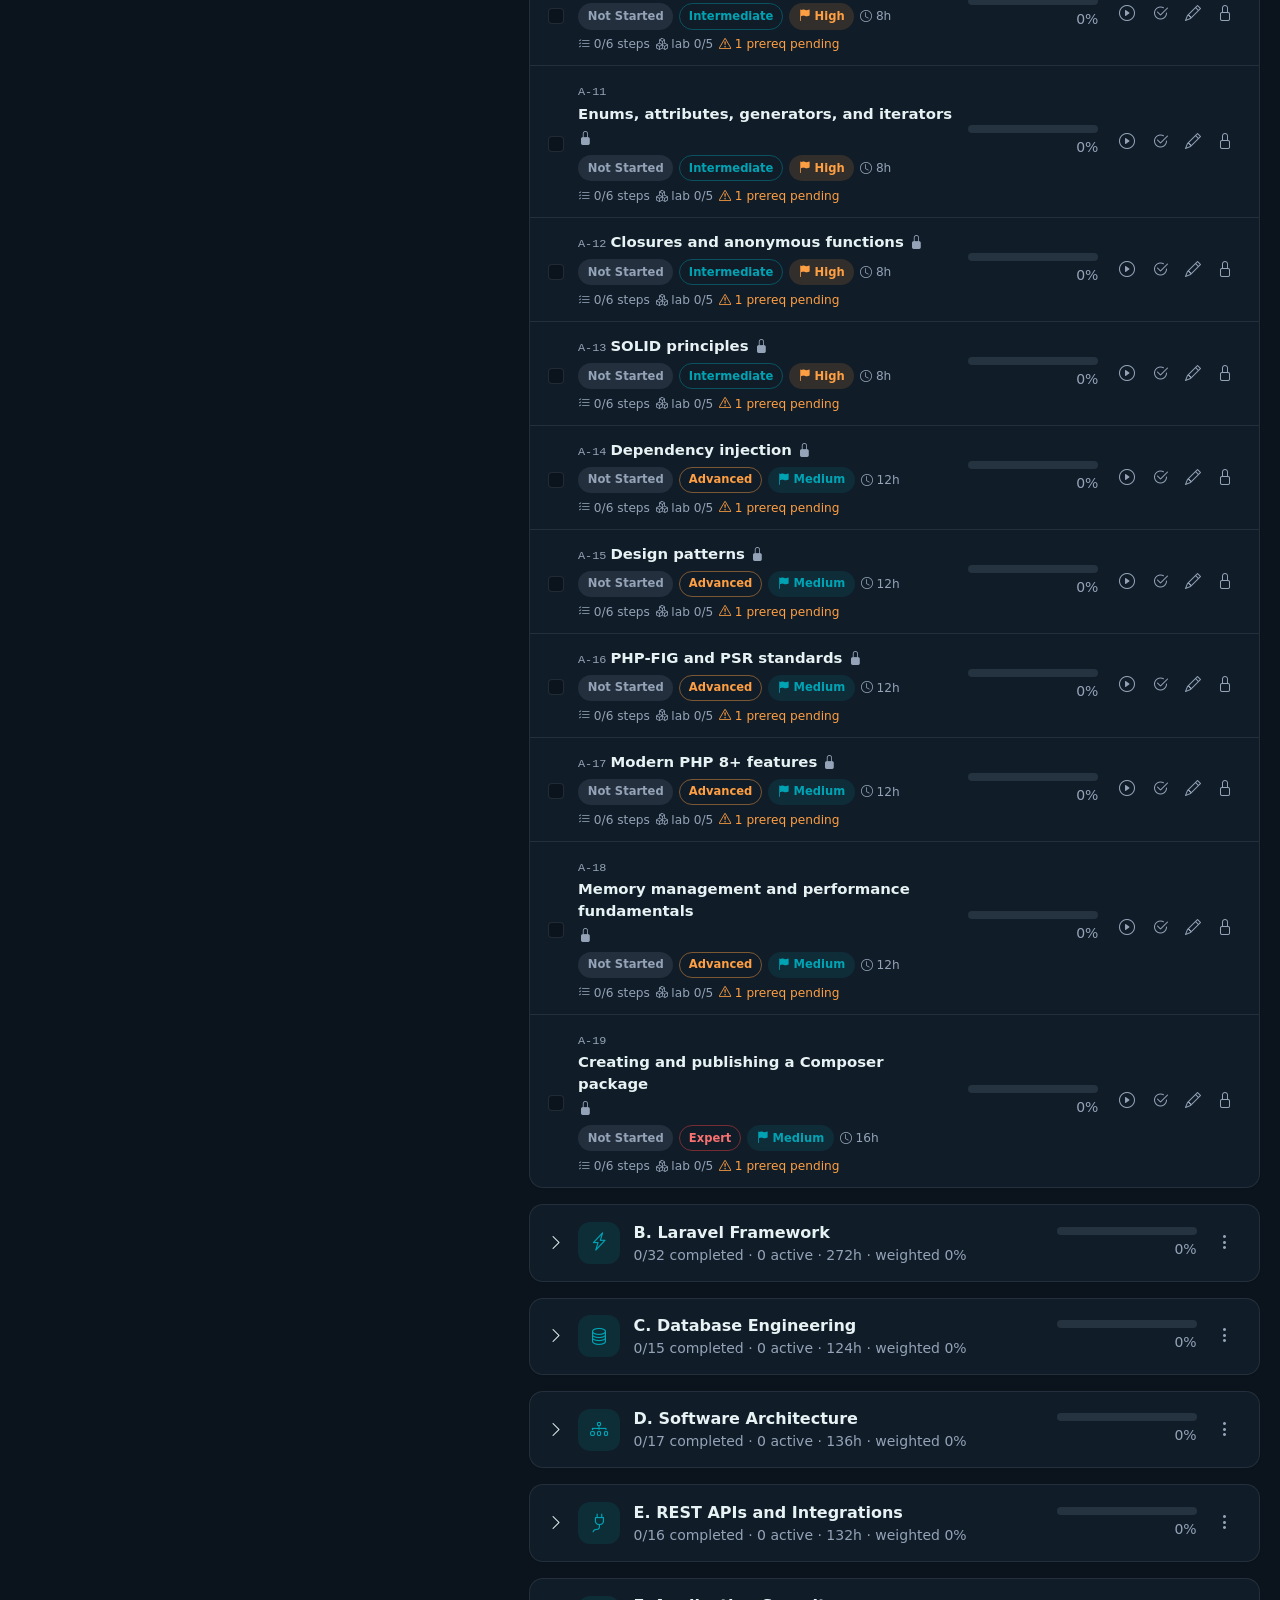
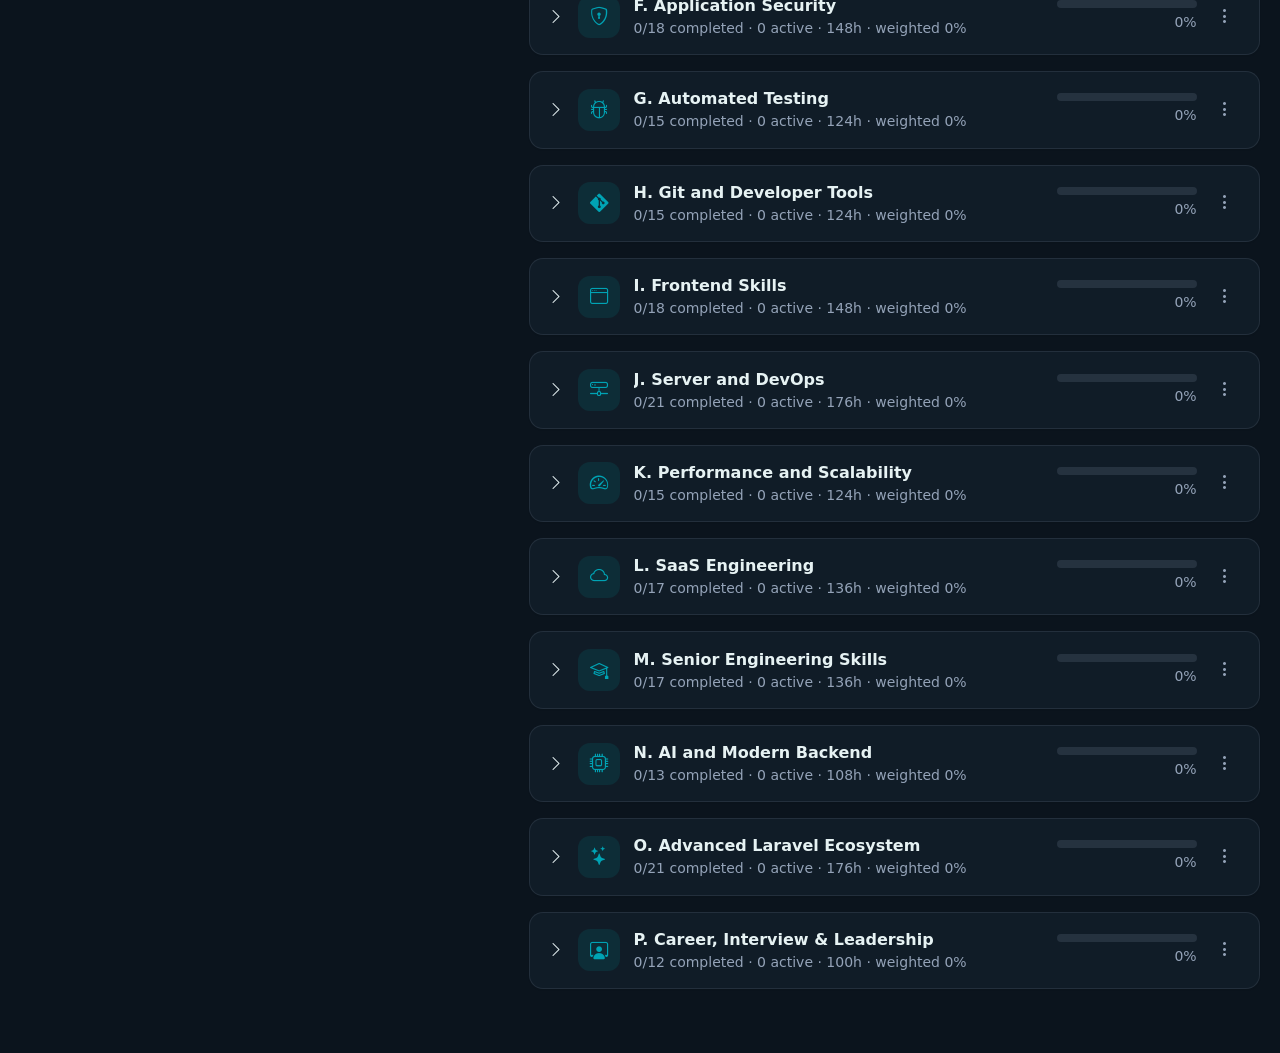
<file: roadmap.html>
<!DOCTYPE html>
<html lang="en" data-bs-theme="dark">
<head>
<meta charset="UTF-8">
<meta name="viewport" content="width=device-width, initial-scale=1">
<title>Roadmap — Laravel Mastery Tracker</title>
<script>try{var s=JSON.parse(localStorage.getItem('lmt_data_v1')||'{}');document.documentElement.setAttribute('data-bs-theme',(s.settings&&s.settings.theme)||'dark')}catch(e){}</script>
<link href="https://cdn.jsdelivr.net/npm/bootstrap@5.3.3/dist/css/bootstrap.min.css" rel="stylesheet">
<link href="https://cdn.jsdelivr.net/npm/bootstrap-icons@1.11.3/font/bootstrap-icons.min.css" rel="stylesheet">
<link href="style.css" rel="stylesheet">
</head>
<body data-page="roadmap" data-title="Learning Roadmap" data-subtitle="Every skill on the path to Senior Laravel Engineer">
<a class="skip-link" href="#main">Skip to content</a>
<aside class="sidebar" id="sidebar" aria-label="Main navigation"></aside>
<div class="sidebar-backdrop" id="sidebarBackdrop"></div>
<div class="main-wrap">
  <header class="topbar" id="topbar"></header>
  <main id="main" class="content" tabindex="-1">
    <div class="d-flex flex-wrap gap-2 justify-content-between align-items-center mb-3">
      <div><h2 class="page-title">Roadmap</h2><p class="text-muted-lmt small mb-0" id="rmSummary"></p></div>
      <div class="d-flex flex-wrap gap-2">
        <button class="btn btn-outline-lmt btn-sm" id="btnExpandAll"><i class="bi bi-arrows-expand"></i> Expand all</button>
        <button class="btn btn-outline-lmt btn-sm" id="btnCollapseAll"><i class="bi bi-arrows-collapse"></i> Collapse all</button>
        <button class="btn btn-outline-lmt btn-sm" id="btnAddCategory"><i class="bi bi-folder-plus"></i> Add category</button>
        <button class="btn btn-primary btn-sm" id="btnAddTopic"><i class="bi bi-plus-lg"></i> Add topic</button>
      </div>
    </div>

    <div class="card-lmt card-pad mb-3" role="search">
      <div class="row g-2 align-items-end">
        <div class="col-12 col-lg-3"><label class="form-label" for="fSearch">Search topics</label>
          <div class="input-group input-group-sm"><span class="input-group-text"><i class="bi bi-search"></i></span><input type="search" class="form-control" id="fSearch" placeholder="e.g. Eloquent, OWASP…"></div></div>
        <div class="col-6 col-md-4 col-lg"><label class="form-label" for="fStatus">Status</label><select class="form-select form-select-sm" id="fStatus"><option value="">All</option><option>Not Started</option><option>In Progress</option><option>Completed</option><option value="overdue">Overdue</option></select></div>
        <div class="col-6 col-md-4 col-lg"><label class="form-label" for="fDifficulty">Difficulty</label><select class="form-select form-select-sm" id="fDifficulty"><option value="">All</option><option>Beginner</option><option>Intermediate</option><option>Advanced</option><option>Expert</option></select></div>
        <div class="col-6 col-md-4 col-lg"><label class="form-label" for="fCategory">Category</label><select class="form-select form-select-sm" id="fCategory"></select></div>
        <div class="col-6 col-md-4 col-lg"><label class="form-label" for="fPriority">Priority</label><select class="form-select form-select-sm" id="fPriority"><option value="">All</option><option>Critical</option><option>High</option><option>Medium</option><option>Low</option></select></div>
        <div class="col-6 col-md-4 col-lg"><label class="form-label" for="fSort">Sort by</label><select class="form-select form-select-sm" id="fSort"><option value="default">Roadmap order</option><option value="title">Title (A–Z)</option><option value="deadline">Deadline</option><option value="priority">Priority</option><option value="hours">Estimated hours</option></select></div>
        <div class="col-6 col-md-4 col-lg-auto"><button class="btn btn-outline-lmt btn-sm w-100" id="btnReset"><i class="bi bi-x-circle"></i> Reset</button></div>
      </div>
    </div>

    <div id="bulkBar" class="bulk-bar d-none" role="region" aria-label="Bulk actions">
      <div class="d-flex flex-wrap align-items-center gap-2">
        <strong id="bulkCount">0 selected</strong>
        <label for="bulkStatus" class="visually-hidden">Bulk status</label>
        <select class="form-select form-select-sm w-auto" id="bulkStatus"><option value="">Change status to…</option><option>Not Started</option><option>In Progress</option><option>Completed</option></select>
        <button class="btn btn-sm btn-light" id="bulkApply">Apply</button>
        <button class="btn btn-sm btn-outline-light" id="bulkSelectVisible">Select visible</button>
        <button class="btn btn-sm btn-outline-light ms-auto" id="bulkClear">Clear selection</button>
      </div>
    </div>

    <div class="row g-3">
      <div class="col-xl-3 d-none d-xl-block"><nav class="card-lmt p-2 cat-nav position-sticky" style="top:84px" id="catNav" aria-label="Roadmap categories"></nav></div>
      <div class="col-xl-9"><div id="roadmapList"><div class="card-lmt card-pad"><div class="skeleton mb-2"></div><div class="skeleton mb-2"></div><div class="skeleton"></div></div></div></div>
    </div>
  </main>
</div>

<!-- Topic details -->
<div class="offcanvas offcanvas-end" tabindex="-1" id="topicDetails" aria-labelledby="tdTitle" style="width:min(560px,100vw)">
  <div class="offcanvas-header border-bottom" style="border-color:var(--lmt-border)!important"><h2 class="offcanvas-title h5" id="tdTitle">Topic</h2><button type="button" class="btn-close" data-bs-dismiss="offcanvas" aria-label="Close"></button></div>
  <div class="offcanvas-body" id="tdBody"></div>
</div>

<!-- Topic form -->
<div class="modal fade" id="topicModal" tabindex="-1" aria-labelledby="tmTitle" aria-hidden="true">
  <div class="modal-dialog modal-lg modal-dialog-scrollable"><form class="modal-content" id="topicForm" novalidate>
    <div class="modal-header"><h2 class="modal-title h5" id="tmTitle">Topic</h2><button type="button" class="btn-close" data-bs-dismiss="modal" aria-label="Close"></button></div>
    <div class="modal-body">
      <input type="hidden" id="tId">
      <div id="tPrereqWarn"></div>
      <div class="row g-3">
        <div class="col-md-8"><label class="form-label" for="tTitle">Title *</label><input class="form-control" id="tTitle" required maxlength="160"><div class="invalid-feedback">Title is required.</div></div>
        <div class="col-md-4"><label class="form-label" for="tCategory">Category *</label><select class="form-select" id="tCategory" required></select><div class="invalid-feedback">Choose a category.</div></div>
        <div class="col-6 col-md-3"><label class="form-label" for="tDifficulty">Difficulty</label><select class="form-select" id="tDifficulty"><option>Beginner</option><option>Intermediate</option><option>Advanced</option><option>Expert</option></select></div>
        <div class="col-6 col-md-3"><label class="form-label" for="tPriority">Priority</label><select class="form-select" id="tPriority"><option>Critical</option><option>High</option><option>Medium</option><option>Low</option></select></div>
        <div class="col-6 col-md-3"><label class="form-label" for="tHours">Est. hours</label><input type="number" class="form-control" id="tHours" min="0" max="1000" step="0.5" required><div class="invalid-feedback">0–1000 hours.</div></div>
        <div class="col-6 col-md-3"><label class="form-label" for="tStatus">Status</label><select class="form-select" id="tStatus"><option>Not Started</option><option>In Progress</option><option>Completed</option></select></div>
        <div class="col-12"><label class="form-label d-flex justify-content-between" for="tProgress"><span>Progress</span><strong id="tProgressVal">0%</strong></label><input type="range" class="form-range" id="tProgress" min="0" max="100" step="5"><div class="form-text">Progress is tracked separately — reaching 100% does not mark the topic as completed.</div></div>
        <div class="col-md-4"><label class="form-label" for="tStart">Start date</label><input type="date" class="form-control" id="tStart"></div>
        <div class="col-md-4"><label class="form-label" for="tTarget">Target date</label><input type="date" class="form-control" id="tTarget"><div class="invalid-feedback">Target must be on/after start date.</div></div>
        <div class="col-md-4"><label class="form-label" for="tCompletion">Completion date</label><input type="date" class="form-control" id="tCompletion"><div class="form-text">Set automatically when completed.</div></div>
        <div class="col-12"><label class="form-label" for="tDescription">Description</label><textarea class="form-control" id="tDescription" rows="3"></textarea></div>
        <div class="col-12"><label class="form-label" for="tPrereqs">Prerequisites <span class="text-muted-lmt fw-normal">(Ctrl/Cmd + click for multiple)</span></label><select class="form-select" id="tPrereqs" multiple size="6"></select></div>
        <div class="col-12"><label class="form-label" for="tPractice">Practice task</label><textarea class="form-control" id="tPractice" rows="2"></textarea></div>
        <div class="col-12"><label class="form-label" for="tResources">Resource links <span class="text-muted-lmt fw-normal">(one URL per line)</span></label><textarea class="form-control" id="tResources" rows="3" data-url placeholder="https://laravel.com/docs/..."></textarea><div class="invalid-feedback">Every line must be a valid http(s):// URL.</div></div>
        <div class="col-md-4"><label class="form-label" for="tGithub">GitHub repository</label><input type="url" class="form-control" id="tGithub" data-url placeholder="https://github.com/..."><div class="invalid-feedback">Invalid URL.</div></div>
        <div class="col-md-4"><label class="form-label" for="tDemo">Live demo</label><input type="url" class="form-control" id="tDemo" data-url placeholder="https://..."><div class="invalid-feedback">Invalid URL.</div></div>
        <div class="col-md-4"><label class="form-label" for="tEvidence">Project / evidence link</label><input type="url" class="form-control" id="tEvidence" data-url placeholder="https://..."><div class="invalid-feedback">Invalid URL.</div></div>
        <div class="col-12"><label class="form-label" for="tNotes">Personal notes</label><textarea class="form-control" id="tNotes" rows="3" placeholder="Supports **bold**, `code`, lists and ``` code blocks"></textarea></div>
      </div>
    </div>
    <div class="modal-footer"><button type="button" class="btn btn-outline-lmt" data-bs-dismiss="modal">Cancel</button><button type="submit" class="btn btn-primary"><i class="bi bi-check2"></i> Save topic</button></div>
  </form></div>
</div>

<!-- Category form -->
<div class="modal fade" id="categoryModal" tabindex="-1" aria-labelledby="cmTitle" aria-hidden="true">
  <div class="modal-dialog"><form class="modal-content" id="categoryForm" novalidate>
    <div class="modal-header"><h2 class="modal-title h5" id="cmTitle">Category</h2><button type="button" class="btn-close" data-bs-dismiss="modal" aria-label="Close"></button></div>
    <div class="modal-body"><input type="hidden" id="cId">
      <div class="row g-3">
        <div class="col-8"><label class="form-label" for="cName">Name *</label><input class="form-control" id="cName" required maxlength="80"><div class="invalid-feedback">Name is required.</div></div>
        <div class="col-4"><label class="form-label" for="cCode">Code</label><input class="form-control" id="cCode" maxlength="4" placeholder="O"></div>
        <div class="col-12"><label class="form-label" for="cIcon">Bootstrap icon class</label><input class="form-control" id="cIcon" placeholder="bi-folder"><div class="form-text">Any <a href="https://icons.getbootstrap.com/" target="_blank" rel="noopener noreferrer">Bootstrap Icon</a> name, e.g. bi-rocket.</div></div>
        <div class="col-12"><label class="form-label" for="cDesc">Description</label><textarea class="form-control" id="cDesc" rows="3"></textarea></div>
      </div></div>
    <div class="modal-footer"><button type="button" class="btn btn-outline-lmt" data-bs-dismiss="modal">Cancel</button><button type="submit" class="btn btn-primary">Save category</button></div>
  </form></div>
</div>

<script src="https://cdn.jsdelivr.net/npm/bootstrap@5.3.3/dist/js/bootstrap.bundle.min.js"></script>
<script src="data.js"></script>
<script src="app.js"></script>
<script src="roadmap.js"></script>
</body>
</html>
</file>
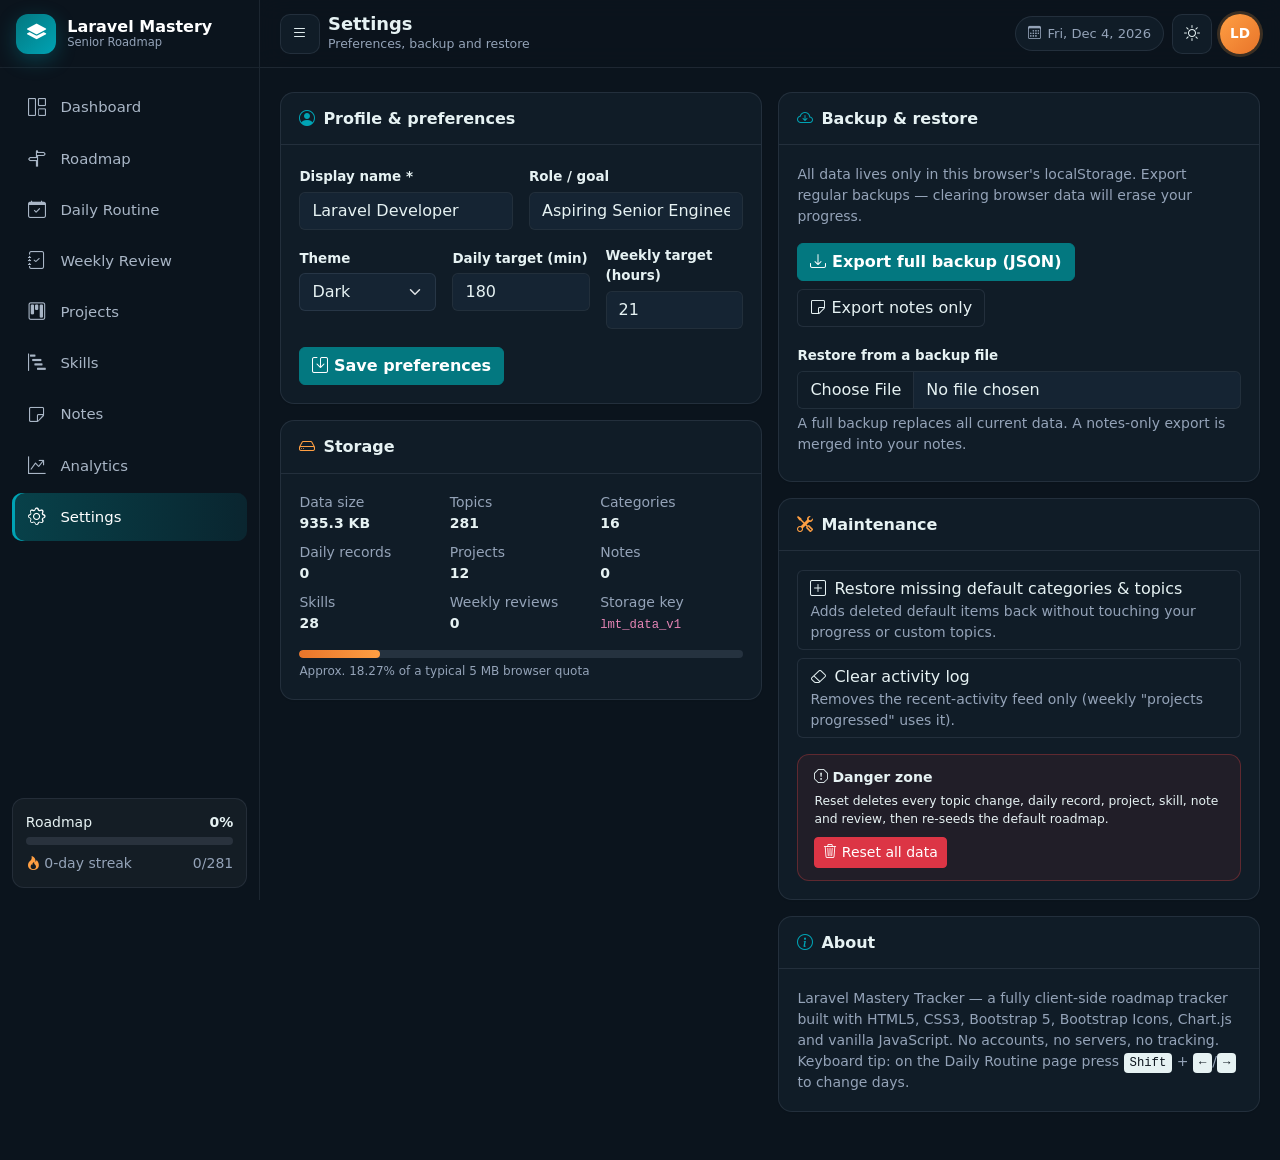
<file: settings.html>
<!DOCTYPE html>
<html lang="en" data-bs-theme="dark">
<head>
<meta charset="UTF-8">
<meta name="viewport" content="width=device-width, initial-scale=1">
<title>Settings — Laravel Mastery Tracker</title>
<script>try{var s=JSON.parse(localStorage.getItem('lmt_data_v1')||'{}');document.documentElement.setAttribute('data-bs-theme',(s.settings&&s.settings.theme)||'dark')}catch(e){}</script>
<link href="https://cdn.jsdelivr.net/npm/bootstrap@5.3.3/dist/css/bootstrap.min.css" rel="stylesheet">
<link href="https://cdn.jsdelivr.net/npm/bootstrap-icons@1.11.3/font/bootstrap-icons.min.css" rel="stylesheet">
<link href="style.css" rel="stylesheet">
</head>
<body data-page="settings" data-title="Settings" data-subtitle="Preferences, backup and restore">
<a class="skip-link" href="#main">Skip to content</a>
<aside class="sidebar" id="sidebar" aria-label="Main navigation"></aside>
<div class="sidebar-backdrop" id="sidebarBackdrop"></div>
<div class="main-wrap">
  <header class="topbar" id="topbar"></header>
  <main id="main" class="content" tabindex="-1">
    <div class="row g-3">
      <div class="col-xl-6">
        <form class="card-lmt mb-3" id="profileForm" novalidate>
          <div class="card-head"><h2><i class="bi bi-person-circle me-2 text-primary-lmt"></i>Profile & preferences</h2></div>
          <div class="card-pad"><div class="row g-3">
            <div class="col-md-6"><label class="form-label" for="sName">Display name *</label><input class="form-control" id="sName" required maxlength="60"><div class="invalid-feedback">Name is required.</div></div>
            <div class="col-md-6"><label class="form-label" for="sRole">Role / goal</label><input class="form-control" id="sRole" maxlength="80"></div>
            <div class="col-md-4"><label class="form-label" for="sTheme">Theme</label><select class="form-select" id="sTheme"><option value="dark">Dark</option><option value="light">Light</option></select></div>
            <div class="col-md-4"><label class="form-label" for="sDaily">Daily target (min)</label><input type="number" class="form-control" id="sDaily" min="15" max="1440" step="5" required><div class="invalid-feedback">15–1440 minutes.</div></div>
            <div class="col-md-4"><label class="form-label" for="sWeekly">Weekly target (hours)</label><input type="number" class="form-control" id="sWeekly" min="1" max="168" step="0.5" required><div class="invalid-feedback">1–168 hours.</div></div>
          </div></div>
          <div class="card-pad pt-0"><button class="btn btn-primary" type="submit"><i class="bi bi-save"></i> Save preferences</button></div>
        </form>
        <div class="card-lmt mb-3"><div class="card-head"><h2><i class="bi bi-hdd me-2 text-accent"></i>Storage</h2></div><div class="card-pad" id="storageInfo"></div></div>
      </div>
      <div class="col-xl-6">
        <div class="card-lmt mb-3">
          <div class="card-head"><h2><i class="bi bi-cloud-arrow-down me-2 text-primary-lmt"></i>Backup & restore</h2></div>
          <div class="card-pad">
            <p class="small text-muted-lmt">All data lives only in this browser's localStorage. Export regular backups — clearing browser data will erase your progress.</p>
            <div class="d-flex flex-wrap gap-2 mb-3"><button class="btn btn-primary" id="btnExport"><i class="bi bi-download"></i> Export full backup (JSON)</button><button class="btn btn-outline-lmt" id="btnExportNotes"><i class="bi bi-sticky"></i> Export notes only</button></div>
            <label class="form-label" for="importFile">Restore from a backup file</label>
            <input type="file" class="form-control" id="importFile" accept="application/json,.json">
            <div class="form-text">A full backup replaces all current data. A notes-only export is merged into your notes.</div>
            <div id="importResult" class="mt-2" aria-live="polite"></div>
          </div>
        </div>
        <div class="card-lmt mb-3">
          <div class="card-head"><h2><i class="bi bi-tools me-2 text-accent"></i>Maintenance</h2></div>
          <div class="card-pad d-grid gap-2">
            <button class="btn btn-outline-lmt text-start" id="btnMerge"><i class="bi bi-plus-square me-2"></i>Restore missing default categories & topics <span class="d-block small text-muted-lmt">Adds deleted default items back without touching your progress or custom topics.</span></button>
            <button class="btn btn-outline-lmt text-start" id="btnClearActivity"><i class="bi bi-eraser me-2"></i>Clear activity log <span class="d-block small text-muted-lmt">Removes the recent-activity feed only (weekly "projects progressed" uses it).</span></button>
            <div class="danger-box mt-2"><strong class="d-block mb-1"><i class="bi bi-exclamation-octagon me-1"></i>Danger zone</strong><p class="small mb-2">Reset deletes every topic change, daily record, project, skill, note and review, then re-seeds the default roadmap.</p><button class="btn btn-danger btn-sm" id="btnReset"><i class="bi bi-trash3"></i> Reset all data</button></div>
          </div>
        </div>
        <div class="card-lmt"><div class="card-head"><h2><i class="bi bi-info-circle me-2 text-primary-lmt"></i>About</h2></div><div class="card-pad small text-muted-lmt">Laravel Mastery Tracker — a fully client-side roadmap tracker built with HTML5, CSS3, Bootstrap 5, Bootstrap Icons, Chart.js and vanilla JavaScript. No accounts, no servers, no tracking. Keyboard tip: on the Daily Routine page press <kbd>Shift</kbd> + <kbd>←</kbd>/<kbd>→</kbd> to change days.</div></div>
      </div>
    </div>
  </main>
</div>

<script src="https://cdn.jsdelivr.net/npm/bootstrap@5.3.3/dist/js/bootstrap.bundle.min.js"></script>
<script src="data.js"></script>
<script src="app.js"></script>
<script src="settings.js"></script>
</body>
</html>
</file>
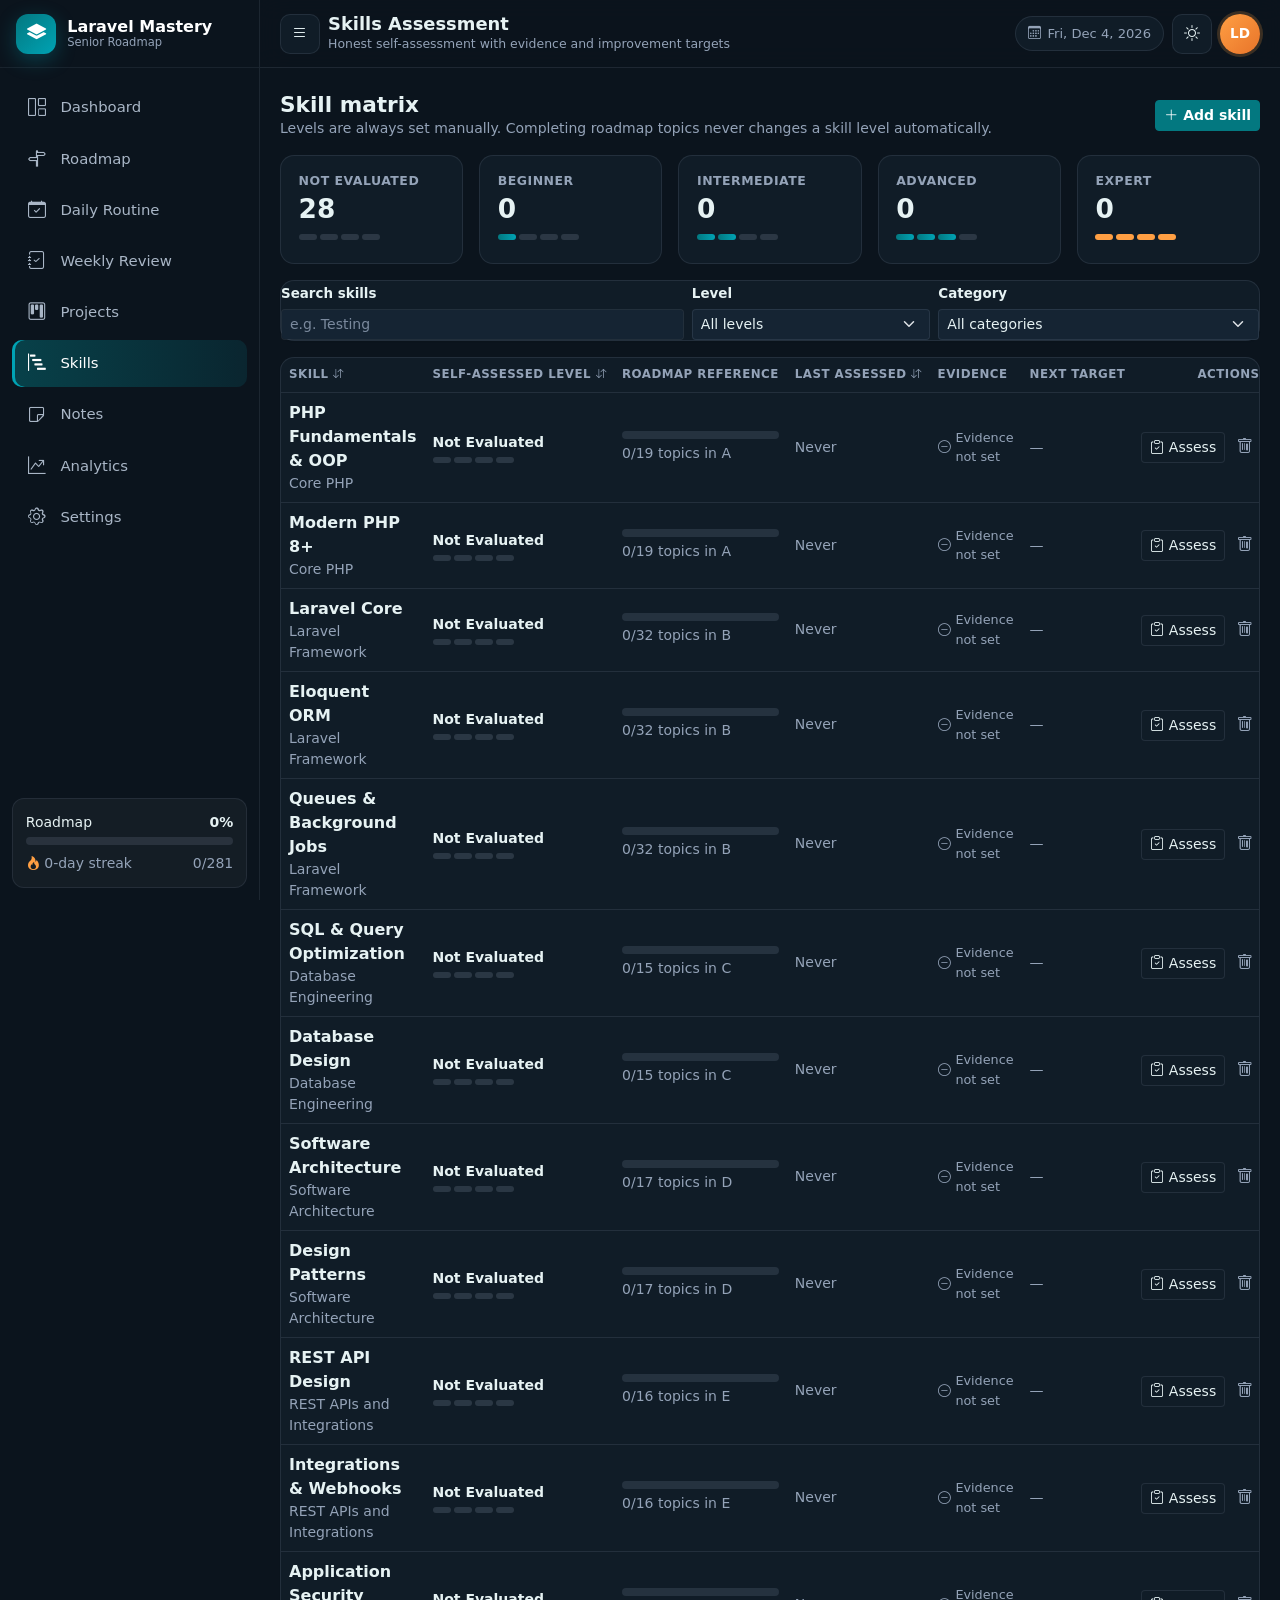
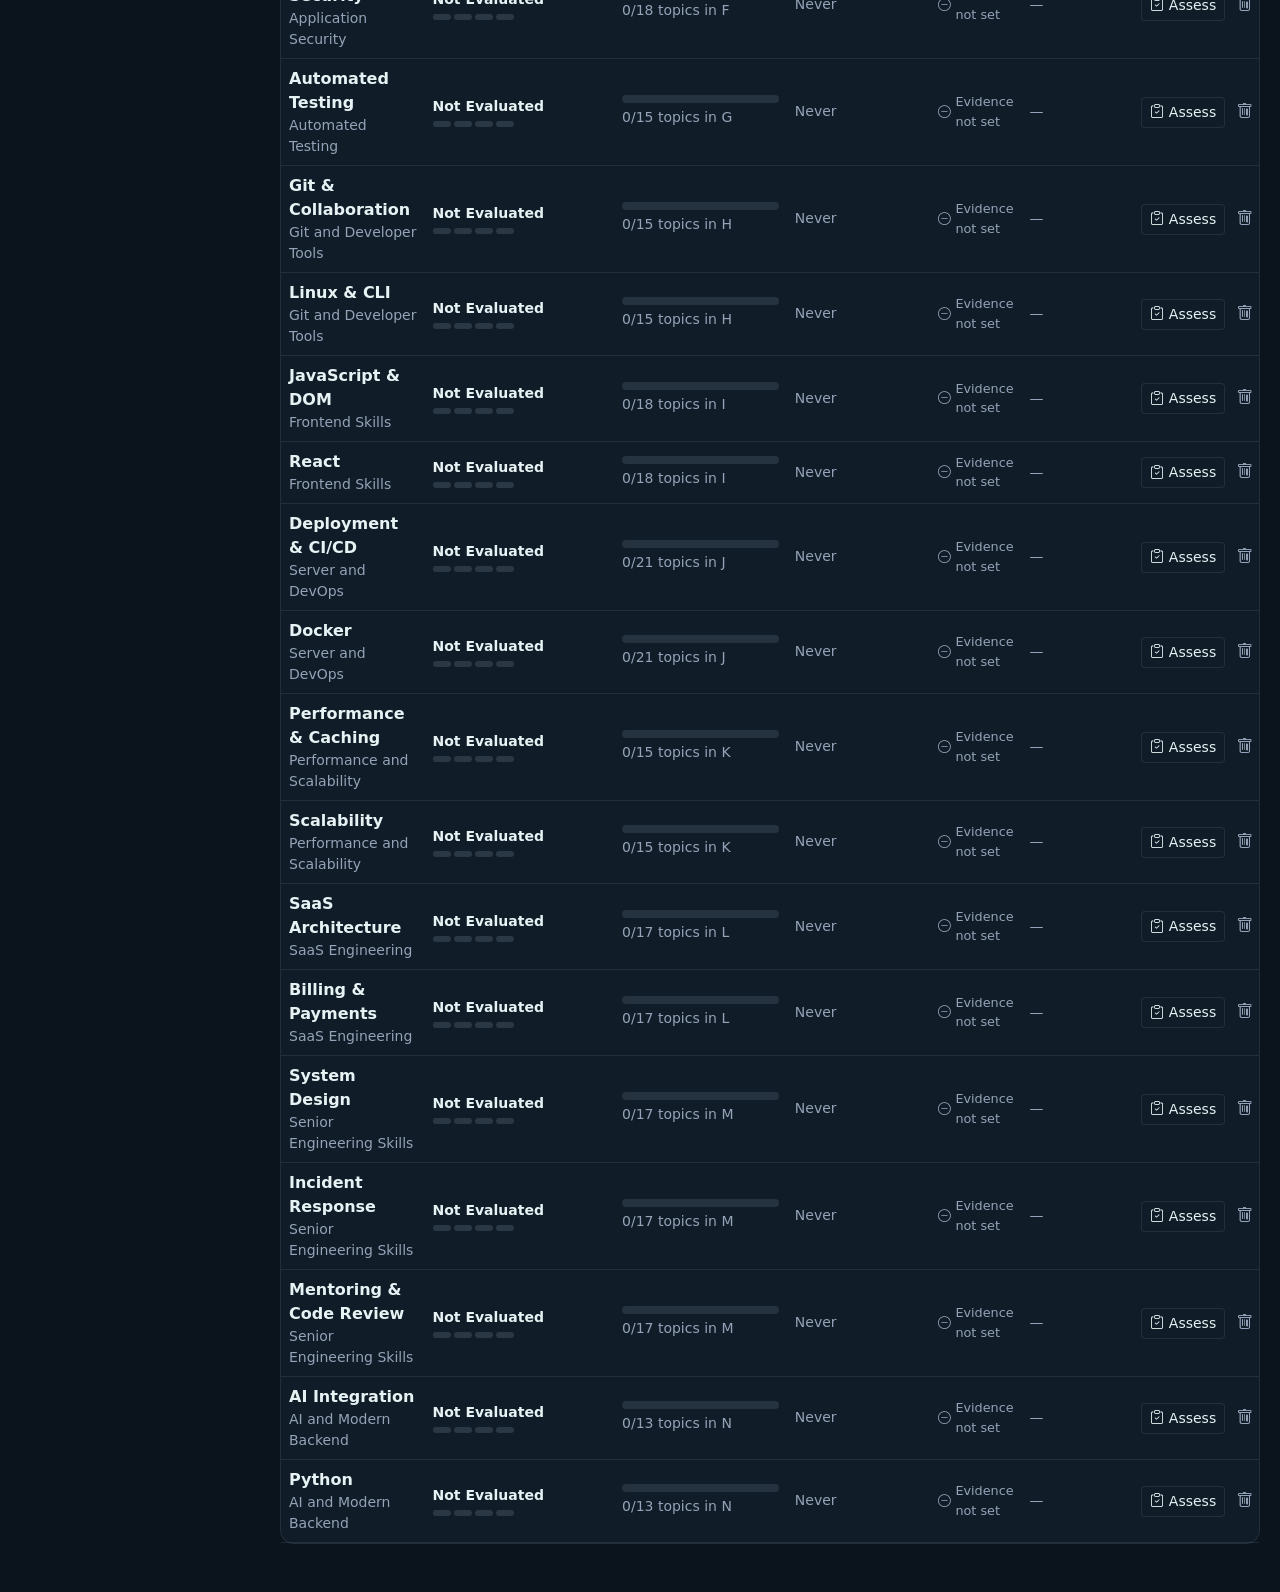
<file: skills.html>
<!DOCTYPE html>
<html lang="en" data-bs-theme="dark">
<head>
<meta charset="UTF-8">
<meta name="viewport" content="width=device-width, initial-scale=1">
<title>Skills — Laravel Mastery Tracker</title>
<script>try{var s=JSON.parse(localStorage.getItem('lmt_data_v1')||'{}');document.documentElement.setAttribute('data-bs-theme',(s.settings&&s.settings.theme)||'dark')}catch(e){}</script>
<link href="https://cdn.jsdelivr.net/npm/bootstrap@5.3.3/dist/css/bootstrap.min.css" rel="stylesheet">
<link href="https://cdn.jsdelivr.net/npm/bootstrap-icons@1.11.3/font/bootstrap-icons.min.css" rel="stylesheet">
<link href="style.css" rel="stylesheet">
</head>
<body data-page="skills" data-title="Skills Assessment" data-subtitle="Honest self-assessment with evidence and improvement targets">
<a class="skip-link" href="#main">Skip to content</a>
<aside class="sidebar" id="sidebar" aria-label="Main navigation"></aside>
<div class="sidebar-backdrop" id="sidebarBackdrop"></div>
<div class="main-wrap">
  <header class="topbar" id="topbar"></header>
  <main id="main" class="content" tabindex="-1">
    <div class="d-flex flex-wrap gap-2 justify-content-between align-items-center mb-3">
      <div><h2 class="page-title">Skill matrix</h2><p class="small text-muted-lmt mb-0">Levels are always set manually. Completing roadmap topics never changes a skill level automatically.</p></div>
      <button class="btn btn-primary btn-sm" id="btnAddSkill"><i class="bi bi-plus-lg"></i> Add skill</button>
    </div>
    <div class="row g-3 mb-3" id="levelKpis"></div>
    <div class="card-lmt card-pad mb-3" role="search"><div class="row g-2 align-items-end">
      <div class="col-md-5"><label class="form-label" for="sSearch">Search skills</label><input type="search" class="form-control form-control-sm" id="sSearch" placeholder="e.g. Testing"></div>
      <div class="col-6 col-md-3"><label class="form-label" for="sLevel">Level</label><select class="form-select form-select-sm" id="sLevel"><option value="">All levels</option><option>Not Evaluated</option><option>Beginner</option><option>Intermediate</option><option>Advanced</option><option>Expert</option></select></div>
      <div class="col-6 col-md-4"><label class="form-label" for="sCat">Category</label><select class="form-select form-select-sm" id="sCat"></select></div>
    </div></div>
    <div class="card-lmt"><div class="table-responsive"><table class="table table-hover align-middle">
      <thead><tr><th scope="col" class="sortable" data-sort="name" tabindex="0">Skill <i class="bi bi-arrow-down-up small"></i></th><th scope="col" class="sortable" data-sort="level" tabindex="0">Self-assessed level <i class="bi bi-arrow-down-up small"></i></th><th scope="col">Roadmap reference</th><th scope="col" class="sortable" data-sort="date" tabindex="0">Last assessed <i class="bi bi-arrow-down-up small"></i></th><th scope="col">Evidence</th><th scope="col">Next target</th><th scope="col" class="text-end">Actions</th></tr></thead>
      <tbody id="skillRows"></tbody></table></div></div>
  </main>
</div>

<div class="modal fade" id="skillModal" tabindex="-1" aria-labelledby="smTitle" aria-hidden="true">
  <div class="modal-dialog modal-lg modal-dialog-scrollable"><form class="modal-content" id="skillForm" novalidate>
    <div class="modal-header"><h2 class="modal-title h5" id="smTitle">Assess skill</h2><button type="button" class="btn-close" data-bs-dismiss="modal" aria-label="Close"></button></div>
    <div class="modal-body"><input type="hidden" id="sId">
      <div id="sRef" class="mb-3"></div>
      <div class="row g-3">
        <div class="col-md-7"><label class="form-label" for="sName">Skill name *</label><input class="form-control" id="sName" required maxlength="100"><div class="invalid-feedback">Name is required.</div></div>
        <div class="col-md-5"><label class="form-label" for="sCategory">Category</label><select class="form-select" id="sCategory"></select></div>
        <div class="col-md-7"><span class="form-label d-block">Self-assessment level</span><div class="btn-group flex-wrap" role="radiogroup" aria-label="Skill level" id="levelGroup"></div></div>
        <div class="col-md-5"><label class="form-label" for="sDate">Last assessed date</label><input type="date" class="form-control" id="sDate"></div>
        <div class="col-12"><label class="form-label" for="sEvidence">Evidence or project link</label><input type="url" class="form-control" id="sEvidence" data-url placeholder="https://github.com/..."><div class="invalid-feedback">Enter a valid http(s):// URL.</div></div>
        <div class="col-12"><label class="form-label" for="sTarget">Next improvement target</label><input class="form-control" id="sTarget" maxlength="200" placeholder="e.g. Write tests for queue failure scenarios"></div>
        <div class="col-12"><label class="form-label" for="sNotes">Personal notes</label><textarea class="form-control" id="sNotes" rows="3"></textarea></div>
        <div class="col-12" id="sHistory"></div>
      </div>
    </div>
    <div class="modal-footer"><button type="button" class="btn btn-outline-lmt" data-bs-dismiss="modal">Cancel</button><button type="submit" class="btn btn-primary">Save assessment</button></div>
  </form></div>
</div>

<script src="https://cdn.jsdelivr.net/npm/bootstrap@5.3.3/dist/js/bootstrap.bundle.min.js"></script>
<script src="data.js"></script>
<script src="app.js"></script>
<script>
(() => {
  const L = LMT, $ = id => document.getElementById(id), esc = L.esc;
  const LEVELS = ['Not Evaluated', 'Beginner', 'Intermediate', 'Advanced', 'Expert'];
  const modal = new bootstrap.Modal($('skillModal'));
  let sort = { key: 'default', dir: 1 };
  const pill = lvl => { const n = LEVELS.indexOf(lvl); return `<span class="level-pill" aria-hidden="true">${[1, 2, 3, 4].map(i => `<span class="${i <= n ? 'on' : ''} ${n === 4 ? 'exp' : ''}"></span>`).join('')}</span>`; };

  function render() {
    const cats = L.sortedCategories(), cur = $('sCat').value;
    $('sCat').innerHTML = '<option value="">All categories</option>' + cats.map(c => `<option value="${esc(c.id)}">${esc(c.name)}</option>`).join('');
    $('sCat').value = L.category(cur) ? cur : '';
    const all = L.state.skills;
    $('levelKpis').innerHTML = LEVELS.map((lv, i) => `<div class="col-6 col-md-4 col-xl"><div class="kpi-card"><div class="kpi-label">${lv}</div><div class="kpi-value">${all.filter(s => s.level === lv).length}</div>${pill(lv)}</div></div>`).join('');
    const q = $('sSearch').value.trim().toLowerCase(), lv = $('sLevel').value, cat = $('sCat').value;
    let list = all.filter(s => (!q || `${s.name} ${s.notes} ${s.nextTarget}`.toLowerCase().includes(q)) && (!lv || s.level === lv) && (!cat || s.categoryId === cat));
    if (sort.key === 'name') list.sort((a, b) => a.name.localeCompare(b.name) * sort.dir);
    else if (sort.key === 'level') list.sort((a, b) => (LEVELS.indexOf(a.level) - LEVELS.indexOf(b.level)) * sort.dir);
    else if (sort.key === 'date') list.sort((a, b) => (a.lastAssessed || '').localeCompare(b.lastAssessed || '') * sort.dir);
    $('skillRows').innerHTML = list.length ? list.map(s => {
      const c = L.category(s.categoryId), rs = c ? L.statsFor(L.state.topics.filter(t => t.categoryId === c.id)) : null;
      const stale = s.lastAssessed && L.diffDays(s.lastAssessed, L.today()) > 90;
      return `<tr data-id="${esc(s.id)}"><td><div class="fw-semibold">${esc(s.name)}</div><div class="small text-muted-lmt">${esc(c ? c.name : 'Uncategorised')}</div></td>
        <td><div class="d-flex flex-column gap-1"><span class="small fw-semibold">${esc(s.level)}</span>${pill(s.level)}</div></td>
        <td style="min-width:140px">${rs ? `${L.progressBar(rs.completionPct, { cls: 'thin', label: 'Related roadmap completion' })}<div class="small text-muted-lmt mt-1">${rs.completed}/${rs.total} topics in ${esc(c.code || c.name)}</div>` : '—'}</td>
        <td class="small">${s.lastAssessed ? L.fmt(s.lastAssessed) : '<span class="text-muted-lmt">Never</span>'}${stale ? '<div class="text-accent small"><i class="bi bi-arrow-repeat"></i> Reassess</div>' : ''}</td>
        <td>${L.link(s.evidenceUrl, 'Evidence', 'bi-patch-check')}</td>
        <td class="small" style="max-width:220px">${esc(s.nextTarget) || '<span class="text-muted-lmt">—</span>'}</td>
        <td class="text-end text-nowrap"><button class="btn btn-sm btn-outline-lmt" data-act="assess"><i class="bi bi-clipboard-check"></i> Assess</button><button class="btn-ghost danger ms-1" data-act="delete" aria-label="Delete ${esc(s.name)}"><i class="bi bi-trash"></i></button></td></tr>`;
    }).join('') : `<tr><td colspan="7">${L.emptyState('bi-bar-chart-steps', 'No skills found', 'Adjust filters or add a skill.')}</td></tr>`;
  }
  function open(s = null) {
    const f = $('skillForm'); f.reset(); f.classList.remove('was-validated'); $('sEvidence').setCustomValidity('');
    $('smTitle').textContent = s ? `Assess: ${s.name}` : 'Add skill';
    $('sId').value = s ? s.id : '';
    $('sName').value = s ? s.name : '';
    $('sCategory').innerHTML = '<option value="">Uncategorised</option>' + L.sortedCategories().map(c => `<option value="${esc(c.id)}">${esc(c.name)}</option>`).join('');
    $('sCategory').value = s ? s.categoryId || '' : '';
    const level = s ? s.level : 'Not Evaluated';
    $('levelGroup').innerHTML = LEVELS.map((lv, i) => `<input type="radio" class="btn-check" name="level" id="lv${i}" value="${lv}" ${lv === level ? 'checked' : ''}><label class="btn btn-sm btn-outline-lmt" for="lv${i}">${lv}</label>`).join('');
    $('sDate').value = s ? s.lastAssessed || '' : '';
    $('sEvidence').value = s ? s.evidenceUrl || '' : ''; $('sTarget').value = s ? s.nextTarget || '' : ''; $('sNotes').value = s ? s.notes || '' : '';
    const c = s && L.category(s.categoryId), rs = c ? L.statsFor(L.state.topics.filter(t => t.categoryId === c.id)) : null;
    $('sRef').innerHTML = rs ? `<div class="info-box small"><i class="bi bi-info-circle text-primary-lmt"></i> Reference only: you have completed <strong>${rs.completed}/${rs.total}</strong> topics in <em>${esc(c.name)}</em> (${Math.round(rs.completionPct)}%). Topic completion does not determine your level — judge it from real-world evidence.</div>` : '';
    $('sHistory').innerHTML = s && s.history && s.history.length ? `<div class="kpi-label mb-1">Assessment history</div><ul class="list-unstyled small mb-0">${s.history.slice().reverse().map(h => `<li class="py-1 border-bottom" style="border-color:var(--lmt-border)!important"><span class="text-muted-lmt">${L.fmt(h.date)}</span> — ${esc(h.level)}</li>`).join('')}</ul>` : '';
    modal.show();
  }
  document.addEventListener('change', e => { if (e.target.name === 'level' && !$('sDate').value) $('sDate').value = L.today(); });
  $('skillForm').addEventListener('submit', e => {
    e.preventDefault();
    const f = e.target; $('sName').value = $('sName').value.trim();
    L.validateUrlInputs(f); f.classList.add('was-validated');
    if (!f.checkValidity()) { L.toast('Please fix the highlighted fields.', 'danger'); return; }
    const id = $('sId').value, level = (f.querySelector('input[name="level"]:checked') || {}).value || 'Not Evaluated';
    const s = id ? L.state.skills.find(x => x.id === id) : { id: L.uid('SK'), history: [] };
    const prevLevel = s.level;
    let date = $('sDate').value;
    if (level !== prevLevel && level !== 'Not Evaluated' && !date) date = L.today();
    Object.assign(s, { name: $('sName').value, categoryId: $('sCategory').value, level, lastAssessed: date, evidenceUrl: $('sEvidence').value.trim(), nextTarget: $('sTarget').value.trim(), notes: $('sNotes').value });
    s.history = s.history || [];
    if (level !== prevLevel || !id) s.history.push({ date: date || L.today(), level });
    if (!id) L.state.skills.push(s);
    L.log('skill', level !== prevLevel ? `Assessed ${s.name} as ${level}` : `Updated skill ${s.name}`, s.id);
    L.save(); modal.hide(); L.toast('Skill assessment saved.');
  });
  $('skillRows').addEventListener('click', async e => {
    const b = e.target.closest('[data-act]'); if (!b) return;
    const s = L.state.skills.find(x => x.id === b.closest('[data-id]').dataset.id); if (!s) return;
    if (b.dataset.act === 'assess') open(s);
    else if (await L.confirm(`Delete skill "${s.name}" and its assessment history?`, { title: 'Delete skill', ok: 'Delete', danger: true })) {
      L.state.skills = L.state.skills.filter(x => x.id !== s.id); L.log('skill', `Deleted skill ${s.name}`); L.save(); L.toast('Skill deleted.');
    }
  });
  document.querySelectorAll('th.sortable').forEach(th => {
    const go = () => { const k = th.dataset.sort; sort = { key: k, dir: sort.key === k ? -sort.dir : 1 }; document.querySelectorAll('th.sortable').forEach(x => x.removeAttribute('aria-sort')); th.setAttribute('aria-sort', sort.dir > 0 ? 'ascending' : 'descending'); render(); };
    th.addEventListener('click', go); th.addEventListener('keydown', e => { if (e.key === 'Enter' || e.key === ' ') { e.preventDefault(); go(); } });
  });
  $('btnAddSkill').addEventListener('click', () => open());
  $('sSearch').addEventListener('input', L.debounce(render, 200));
  ['sLevel', 'sCat'].forEach(i => $(i).addEventListener('change', render));
  L.onChange(render);
  render();
})();
</script>
</body>
</html>
</file>
<file: style.css>
/* =========================================================
   Laravel Mastery Tracker — Shared stylesheet
   ========================================================= */
:root {
  --lmt-bg: #0B141D; --lmt-primary: #037880; --lmt-primary-hover: #005F69; --lmt-secondary: #00A3B4;
  --lmt-light: #E6F2F3; --lmt-accent: #FF9F43; --lmt-white: #FFFFFF; --lmt-muted: #94A3B8;
  --sidebar-w: 260px; --sidebar-w-collapsed: 78px; --topbar-h: 68px; --radius: 14px;
  --bs-primary: #037880; --bs-primary-rgb: 3, 120, 128; --bs-link-color: #00A3B4; --bs-link-hover-color: #037880;
  --bs-font-sans-serif: Inter, "Segoe UI", system-ui, -apple-system, Roboto, sans-serif;
}
[data-bs-theme="dark"] {
  --lmt-body: #0B141D; --lmt-surface: #101C27; --lmt-surface-2: #152433; --lmt-border: rgba(148, 163, 184, .14);
  --lmt-text: #E6F2F3; --lmt-text-muted: #94A3B8; --lmt-hover: rgba(0, 163, 180, .08);
  --bs-body-bg: #0B141D; --bs-body-color: #E6F2F3; --bs-border-color: rgba(148, 163, 184, .16);
  --bs-secondary-bg: #152433; --bs-tertiary-bg: #101C27; --bs-emphasis-color: #fff; --bs-secondary-color: #94A3B8;
}
[data-bs-theme="light"] {
  --lmt-body: #EEF6F7; --lmt-surface: #FFFFFF; --lmt-surface-2: #E6F2F3; --lmt-border: rgba(11, 20, 29, .09);
  --lmt-text: #0B141D; --lmt-text-muted: #5B6B7E; --lmt-hover: rgba(3, 120, 128, .07);
  --bs-body-bg: #EEF6F7; --bs-body-color: #0B141D; --bs-border-color: rgba(11, 20, 29, .12); --bs-secondary-color: #5B6B7E;
}
html { scroll-behavior: smooth; }
body { background: var(--lmt-body); color: var(--lmt-text); font-family: var(--bs-font-sans-serif); min-height: 100vh; overflow-x: hidden; }
a { color: var(--lmt-secondary); }
a:hover { color: var(--lmt-primary); }
.min-w-0 { min-width: 0; }
.text-muted-lmt, .text-muted { color: var(--lmt-text-muted) !important; }
.text-accent { color: var(--lmt-accent) !important; }
.text-primary-lmt { color: var(--lmt-secondary) !important; }
.skip-link { position: absolute; left: -999px; top: 8px; z-index: 2000; background: var(--lmt-accent); color: #0B141D; padding: .5rem 1rem; border-radius: 8px; font-weight: 600; }
.skip-link:focus { left: 8px; }

/* Focus visibility */
:focus-visible { outline: 2px solid var(--lmt-accent) !important; outline-offset: 2px; }
.btn:focus-visible, .form-control:focus, .form-select:focus, .form-check-input:focus { box-shadow: 0 0 0 .2rem rgba(0, 163, 180, .35) !important; border-color: var(--lmt-secondary); }

/* ---------- Layout ---------- */
.sidebar { position: fixed; inset: 0 auto 0 0; width: var(--sidebar-w); background: #0B141D; border-right: 1px solid rgba(148, 163, 184, .12); display: flex; flex-direction: column; z-index: 1040; transition: width .25s ease, transform .25s ease; color: #E6F2F3; }
[data-bs-theme="light"] .sidebar { background: #0B141D; }
.sidebar-brand { height: var(--topbar-h); display: flex; align-items: center; justify-content: space-between; padding: 0 1rem; border-bottom: 1px solid rgba(148, 163, 184, .1); }
.brand { display: flex; align-items: center; gap: .7rem; text-decoration: none; color: #fff; min-width: 0; }
.brand:hover { color: #fff; }
.brand-logo { width: 40px; height: 40px; flex: 0 0 40px; border-radius: 12px; display: grid; place-items: center; background: linear-gradient(135deg, var(--lmt-primary), var(--lmt-secondary)); font-size: 1.2rem; box-shadow: 0 6px 20px rgba(0, 163, 180, .3); }
.brand-text { display: flex; flex-direction: column; line-height: 1.15; white-space: nowrap; }
.brand-text small { color: var(--lmt-muted); font-size: .72rem; }
.sidebar-nav { flex: 1; overflow-y: auto; padding: 1rem .75rem; }
.sidebar-nav ul { list-style: none; margin: 0; padding: 0; display: grid; gap: 4px; }
.nav-link-lmt { display: flex; align-items: center; gap: .8rem; padding: .65rem .85rem; border-radius: 10px; color: #A9B6C6; text-decoration: none; font-weight: 500; font-size: .93rem; white-space: nowrap; transition: background .2s, color .2s; }
.nav-link-lmt i { font-size: 1.1rem; width: 22px; text-align: center; }
.nav-link-lmt:hover { background: rgba(0, 163, 180, .1); color: #fff; }
.nav-link-lmt.active { background: linear-gradient(90deg, rgba(3, 120, 128, .45), rgba(0, 163, 180, .12)); color: #fff; box-shadow: inset 3px 0 0 var(--lmt-secondary); }
.sidebar-footer { padding: .75rem; }
.sf-card { background: rgba(255, 255, 255, .04); border: 1px solid rgba(148, 163, 184, .12); border-radius: 12px; padding: .8rem; color: #E6F2F3; }
.sf-card .text-muted-lmt { color: #94A3B8 !important; }
.main-wrap { margin-left: var(--sidebar-w); min-height: 100vh; transition: margin-left .25s ease; display: flex; flex-direction: column; }
body.sidebar-collapsed .sidebar { width: var(--sidebar-w-collapsed); }
body.sidebar-collapsed .main-wrap { margin-left: var(--sidebar-w-collapsed); }
body.sidebar-collapsed .brand-text, body.sidebar-collapsed .nav-link-lmt span, body.sidebar-collapsed .sidebar-footer { display: none; }
body.sidebar-collapsed .nav-link-lmt { justify-content: center; padding: .7rem; }
body.sidebar-collapsed .sidebar-brand { justify-content: center; }
.sidebar-backdrop { display: none; }
@media (max-width: 991.98px) {
  .sidebar { transform: translateX(-100%); width: var(--sidebar-w) !important; }
  body.sidebar-open .sidebar { transform: translateX(0); box-shadow: 20px 0 50px rgba(0, 0, 0, .45); }
  body.sidebar-open .sidebar-backdrop { display: block; position: fixed; inset: 0; background: rgba(5, 10, 15, .6); z-index: 1035; backdrop-filter: blur(2px); }
  .main-wrap, body.sidebar-collapsed .main-wrap { margin-left: 0; }
  body.sidebar-collapsed .brand-text, body.sidebar-collapsed .nav-link-lmt span, body.sidebar-collapsed .sidebar-footer { display: initial; }
  body.sidebar-collapsed .nav-link-lmt { justify-content: flex-start; }
}
.topbar { position: sticky; top: 0; z-index: 1020; height: var(--topbar-h); display: flex; align-items: center; justify-content: space-between; gap: 1rem; padding: 0 1.25rem; background: color-mix(in srgb, var(--lmt-body) 82%, transparent); backdrop-filter: blur(12px); border-bottom: 1px solid var(--lmt-border); }
.topbar-title { font-size: 1.12rem; font-weight: 700; margin: 0; }
.topbar-sub { font-size: .78rem; color: var(--lmt-text-muted); }
.topbar-date { align-items: center; gap: .4rem; font-size: .82rem; color: var(--lmt-text-muted); background: var(--lmt-surface); border: 1px solid var(--lmt-border); padding: .4rem .75rem; border-radius: 999px; }
.btn-icon { width: 40px; height: 40px; display: inline-grid; place-items: center; border-radius: 10px; border: 1px solid var(--lmt-border); background: var(--lmt-surface); color: var(--lmt-text); padding: 0; }
.sidebar .btn-icon { background: transparent; color: #fff; }
.btn-icon:hover { background: var(--lmt-hover); color: var(--lmt-secondary); }
.avatar-btn { border: 0; background: none; padding: 0; border-radius: 50%; }
.avatar { width: 40px; height: 40px; border-radius: 50%; display: grid; place-items: center; font-weight: 700; font-size: .85rem; color: #fff; background: linear-gradient(135deg, var(--lmt-accent), #E8742A); box-shadow: 0 0 0 3px rgba(255, 159, 67, .2); }
.content { padding: 1.5rem 1.25rem 3rem; flex: 1; }
@media (max-width: 575.98px) { .content { padding: 1rem .75rem 2rem; } .topbar { padding: 0 .75rem; } }

/* ---------- Components ---------- */
.card-lmt { background: var(--lmt-surface); border: 1px solid var(--lmt-border); border-radius: var(--radius); box-shadow: 0 1px 2px rgba(0, 0, 0, .06); }
.card-lmt .card-head { display: flex; align-items: center; justify-content: space-between; gap: .5rem; padding: 1rem 1.15rem; border-bottom: 1px solid var(--lmt-border); flex-wrap: wrap; }
.card-lmt .card-head h2, .card-lmt .card-head h3 { font-size: 1rem; font-weight: 650; margin: 0; }
.card-lmt .card-pad { padding: 1.15rem; }
.page-title { font-size: 1.35rem; font-weight: 700; margin: 0; }
.kpi-card { background: var(--lmt-surface); border: 1px solid var(--lmt-border); border-radius: var(--radius); padding: 1rem 1.1rem; height: 100%; position: relative; overflow: hidden; transition: transform .2s, border-color .2s; }
.kpi-card:hover { transform: translateY(-2px); border-color: rgba(0, 163, 180, .35); }
.kpi-card .kpi-icon { width: 42px; height: 42px; border-radius: 12px; display: grid; place-items: center; font-size: 1.2rem; background: rgba(0, 163, 180, .12); color: var(--lmt-secondary); }
.kpi-card .kpi-icon.accent { background: rgba(255, 159, 67, .14); color: var(--lmt-accent); }
.kpi-card .kpi-icon.green { background: rgba(34, 197, 94, .13); color: #22C55E; }
.kpi-card .kpi-icon.muted { background: rgba(148, 163, 184, .14); color: var(--lmt-muted); }
.kpi-label { font-size: .78rem; text-transform: uppercase; letter-spacing: .04em; color: var(--lmt-text-muted); font-weight: 600; }
.kpi-value { font-size: 1.65rem; font-weight: 750; line-height: 1.1; margin-top: .2rem; }
.kpi-hint { font-size: .75rem; color: var(--lmt-text-muted); }
.metric-card { background: linear-gradient(145deg, rgba(3, 120, 128, .22), rgba(0, 163, 180, .05)); }
.metric-card .formula { font-family: ui-monospace, SFMono-Regular, Menlo, monospace; font-size: .72rem; color: var(--lmt-text-muted); }
.lmt-progress { height: 8px; background: rgba(148, 163, 184, .16); border-radius: 999px; overflow: hidden; }
.lmt-progress.thin { height: 5px; }
.lmt-progress.thick { height: 12px; }
.lmt-progress .progress-bar { background: linear-gradient(90deg, var(--lmt-primary), var(--lmt-secondary)); border-radius: 999px; transition: width .8s cubic-bezier(.2, .8, .2, 1); }
.lmt-progress .progress-bar.accent { background: linear-gradient(90deg, #E8742A, var(--lmt-accent)); }
.lmt-progress .progress-bar.green { background: linear-gradient(90deg, #16A34A, #22C55E); }
.btn-primary { --bs-btn-bg: var(--lmt-primary); --bs-btn-border-color: var(--lmt-primary); --bs-btn-hover-bg: var(--lmt-primary-hover); --bs-btn-hover-border-color: var(--lmt-primary-hover); --bs-btn-active-bg: var(--lmt-primary-hover); --bs-btn-active-border-color: var(--lmt-primary-hover); --bs-btn-disabled-bg: var(--lmt-primary); --bs-btn-disabled-border-color: var(--lmt-primary); font-weight: 600; }
.btn-accent { --bs-btn-bg: var(--lmt-accent); --bs-btn-color: #0B141D; --bs-btn-border-color: var(--lmt-accent); --bs-btn-hover-bg: #F08C2C; --bs-btn-hover-color: #0B141D; --bs-btn-hover-border-color: #F08C2C; font-weight: 600; }
.btn-outline-lmt { --bs-btn-color: var(--lmt-text); --bs-btn-border-color: var(--lmt-border); --bs-btn-hover-bg: var(--lmt-hover); --bs-btn-hover-color: var(--lmt-secondary); --bs-btn-hover-border-color: var(--lmt-secondary); --bs-btn-active-bg: var(--lmt-hover); --bs-btn-active-color: var(--lmt-secondary); background: var(--lmt-surface); }
.btn-ghost { background: transparent; border: 0; color: var(--lmt-text-muted); padding: .25rem .45rem; border-radius: 8px; }
.btn-ghost:hover { background: var(--lmt-hover); color: var(--lmt-secondary); }
.btn-ghost.danger:hover { color: #EF4444; background: rgba(239, 68, 68, .1); }
.form-control, .form-select { background-color: var(--lmt-surface-2); border-color: var(--lmt-border); color: var(--lmt-text); }
.form-control:focus, .form-select:focus { background-color: var(--lmt-surface-2); color: var(--lmt-text); }
.form-control::placeholder { color: var(--lmt-text-muted); opacity: .8; }
.form-label { font-size: .84rem; font-weight: 600; margin-bottom: .3rem; }
.form-check-input:checked { background-color: var(--lmt-primary); border-color: var(--lmt-primary); }
.form-range::-webkit-slider-thumb { background: var(--lmt-secondary); }
.form-range::-moz-range-thumb { background: var(--lmt-secondary); }
.modal-content { background: var(--lmt-surface); border: 1px solid var(--lmt-border); border-radius: 16px; }
.modal-header, .modal-footer { border-color: var(--lmt-border); }
.offcanvas { background: var(--lmt-surface); color: var(--lmt-text); }
.dropdown-menu { background: var(--lmt-surface); border-color: var(--lmt-border); }
.dropdown-item { color: var(--lmt-text); }
.dropdown-item:hover, .dropdown-item:focus { background: var(--lmt-hover); color: var(--lmt-secondary); }
.nav-tabs { border-color: var(--lmt-border); }
.nav-tabs .nav-link { color: var(--lmt-text-muted); border: 0; border-bottom: 2px solid transparent; }
.nav-tabs .nav-link.active { background: transparent; color: var(--lmt-secondary); border-bottom-color: var(--lmt-secondary); }
.table { --bs-table-bg: transparent; --bs-table-color: var(--lmt-text); --bs-table-border-color: var(--lmt-border); --bs-table-hover-bg: var(--lmt-hover); margin: 0; }
.table thead th { font-size: .74rem; text-transform: uppercase; letter-spacing: .04em; color: var(--lmt-text-muted); font-weight: 650; white-space: nowrap; }
th.sortable { cursor: pointer; user-select: none; }
th.sortable:hover { color: var(--lmt-secondary); }

/* Badges */
.badge-lmt { display: inline-flex; align-items: center; gap: .25rem; padding: .22rem .55rem; border-radius: 999px; font-size: .72rem; font-weight: 600; white-space: nowrap; border: 1px solid transparent; }
.st-ns { background: rgba(148, 163, 184, .14); color: var(--lmt-muted); }
.st-ip { background: rgba(0, 163, 180, .15); color: var(--lmt-secondary); }
.st-done { background: rgba(34, 197, 94, .14); color: #22C55E; }
.st-hold { background: rgba(255, 159, 67, .14); color: var(--lmt-accent); }
.pr-crit { background: rgba(239, 68, 68, .13); color: #F87171; }
.pr-high { background: rgba(255, 159, 67, .14); color: var(--lmt-accent); }
.pr-med { background: rgba(0, 163, 180, .12); color: var(--lmt-secondary); }
.pr-low { background: rgba(148, 163, 184, .12); color: var(--lmt-muted); }
.df-beg { border-color: rgba(34, 197, 94, .35); color: #22C55E; }
.df-int { border-color: rgba(0, 163, 180, .4); color: var(--lmt-secondary); }
.df-adv { border-color: rgba(255, 159, 67, .45); color: var(--lmt-accent); }
.df-exp { border-color: rgba(239, 68, 68, .45); color: #F87171; }
.badge-overdue { background: rgba(239, 68, 68, .15); color: #F87171; }
.chip { display: inline-flex; align-items: center; gap: .3rem; padding: .2rem .6rem; border-radius: 999px; background: var(--lmt-surface-2); border: 1px solid var(--lmt-border); font-size: .76rem; color: var(--lmt-text); text-decoration: none; }
.chip button { border: 0; background: none; color: var(--lmt-text-muted); padding: 0; line-height: 1; }
.chip button:hover { color: #EF4444; }
a.chip:hover { border-color: var(--lmt-secondary); color: var(--lmt-secondary); }
.link-ext { display: inline-flex; align-items: center; gap: .3rem; font-size: .82rem; text-decoration: none; font-weight: 500; }
.link-missing { font-size: .8rem; color: var(--lmt-text-muted); display: inline-flex; gap: .3rem; align-items: center; }
.link-invalid { font-size: .8rem; color: var(--lmt-accent); display: inline-flex; gap: .3rem; align-items: center; }

/* Lists */
.list-row { display: flex; align-items: center; gap: .75rem; padding: .7rem 1.15rem; border-bottom: 1px solid var(--lmt-border); }
.list-row:last-child { border-bottom: 0; }
.list-row:hover { background: var(--lmt-hover); }
.dot { width: 10px; height: 10px; border-radius: 50%; flex: 0 0 10px; background: var(--lmt-secondary); }
.dot.accent { background: var(--lmt-accent); } .dot.red { background: #EF4444; } .dot.green { background: #22C55E; } .dot.muted { background: var(--lmt-muted); }

/* Roadmap */
.cat-block { margin-bottom: 1rem; }
.cat-header { display: flex; align-items: center; gap: .85rem; padding: .95rem 1.15rem; border-radius: var(--radius); }
.cat-block.open .cat-header { border-radius: var(--radius) var(--radius) 0 0; }
.cat-block .topic-row:last-child { border-radius: 0 0 var(--radius) var(--radius); }
.cat-header:hover { background: var(--lmt-hover); }
.cat-icon { width: 42px; height: 42px; flex: 0 0 42px; border-radius: 12px; display: grid; place-items: center; background: rgba(3, 120, 128, .18); color: var(--lmt-secondary); font-size: 1.15rem; }
.cat-toggle { border: 0; background: none; color: inherit; text-align: left; flex: 1; min-width: 0; padding: 0; display: flex; align-items: center; gap: .85rem; }
.cat-chevron { transition: transform .25s; }
.cat-block.open .cat-chevron { transform: rotate(90deg); }
.cat-body { display: none; border-top: 1px solid var(--lmt-border); }
.cat-block.open .cat-body { display: block; }
.topic-row { display: flex; align-items: center; gap: .85rem; padding: .75rem 1.15rem; border-bottom: 1px solid var(--lmt-border); }
.topic-row:last-child { border-bottom: 0; }
.topic-row:hover { background: var(--lmt-hover); }
.topic-row.overdue { box-shadow: inset 3px 0 0 #EF4444; }
.topic-row.done .topic-title { text-decoration: line-through; text-decoration-color: rgba(148, 163, 184, .5); }
.topic-title { border: 0; background: none; padding: 0; color: var(--lmt-text); font-weight: 600; text-align: left; font-size: .93rem; }
.topic-title:hover { color: var(--lmt-secondary); }
.topic-id { font-family: ui-monospace, Menlo, monospace; font-size: .74rem; color: var(--lmt-text-muted); }
.topic-meta { display: flex; flex-wrap: wrap; gap: .35rem; align-items: center; margin-top: .3rem; font-size: .76rem; color: var(--lmt-text-muted); }
.topic-progress { width: 130px; flex: 0 0 130px; }
.topic-actions { display: flex; gap: .15rem; flex: 0 0 auto; }
@media (max-width: 767.98px) {
  .topic-row { flex-wrap: wrap; }
  .topic-progress { width: 100%; flex: 1 1 100%; order: 3; }
  .topic-actions { order: 4; width: 100%; justify-content: flex-end; }
}
.cat-nav a { display: flex; align-items: center; gap: .5rem; justify-content: space-between; padding: .45rem .65rem; border-radius: 8px; text-decoration: none; color: var(--lmt-text); font-size: .85rem; }
.cat-nav a:hover { background: var(--lmt-hover); color: var(--lmt-secondary); }
.bulk-bar { position: sticky; top: calc(var(--topbar-h) + 8px); z-index: 10; background: var(--lmt-primary); color: #fff; border-radius: 12px; padding: .6rem 1rem; margin-bottom: 1rem; box-shadow: 0 10px 30px rgba(3, 120, 128, .35); }
.bulk-bar .form-select { background-color: rgba(255, 255, 255, .95); color: #0B141D; }
.detail-section { margin-bottom: 1.25rem; }
.detail-section h3 { font-size: .78rem; text-transform: uppercase; letter-spacing: .05em; color: var(--lmt-text-muted); font-weight: 700; margin-bottom: .5rem; }
.warning-box { background: rgba(255, 159, 67, .1); border: 1px solid rgba(255, 159, 67, .35); color: var(--lmt-text); border-radius: 12px; padding: .75rem 1rem; font-size: .88rem; }
.info-box { background: rgba(0, 163, 180, .08); border: 1px solid rgba(0, 163, 180, .3); border-radius: 12px; padding: .75rem 1rem; font-size: .88rem; }
.danger-box { background: rgba(239, 68, 68, .08); border: 1px solid rgba(239, 68, 68, .3); border-radius: 12px; padding: .75rem 1rem; font-size: .88rem; }

/* Routine */
.task-row { display: flex; align-items: center; gap: .75rem; padding: .7rem 1rem; border: 1px solid var(--lmt-border); border-radius: 12px; margin-bottom: .5rem; background: var(--lmt-surface-2); transition: border-color .2s, opacity .2s; }
.task-row.done { opacity: .72; }
.task-row.done .task-title { text-decoration: line-through; }
.task-row .form-check-input { width: 1.3em; height: 1.3em; margin: 0; flex: 0 0 auto; cursor: pointer; }
.task-title { font-weight: 600; font-size: .92rem; }
.reorder { display: flex; flex-direction: column; }
.reorder .btn-ghost { padding: 0 .3rem; line-height: 1; font-size: .8rem; }
.ring { --p: 0; --c: var(--lmt-secondary); width: 92px; height: 92px; border-radius: 50%; display: grid; place-items: center; background: conic-gradient(var(--c) calc(var(--p) * 1%), rgba(148, 163, 184, .16) 0); position: relative; flex: 0 0 auto; }
.ring::before { content: ""; position: absolute; inset: 9px; border-radius: 50%; background: var(--lmt-surface); }
.ring span { position: relative; font-weight: 750; font-size: 1.15rem; }
.heatmap-wrap { overflow-x: auto; padding-bottom: .35rem; }
.heatmap { display: grid; grid-auto-flow: column; grid-template-rows: repeat(7, 14px); gap: 4px; width: max-content; }
.hm-cell { width: 14px; height: 14px; border-radius: 3px; background: rgba(148, 163, 184, .12); border: 0; padding: 0; cursor: pointer; }
.hm-cell.l1 { background: rgba(0, 163, 180, .3); } .hm-cell.l2 { background: rgba(0, 163, 180, .55); } .hm-cell.l3 { background: #037880; } .hm-cell.l4 { background: #00A3B4; }
.hm-cell.checked { box-shadow: inset 0 0 0 2px var(--lmt-accent); }
.hm-cell.future { opacity: .35; cursor: default; }
.hm-cell.selected { outline: 2px solid var(--lmt-text); outline-offset: 1px; }
.hm-legend { display: flex; align-items: center; gap: 4px; font-size: .72rem; color: var(--lmt-text-muted); }
.hm-legend .hm-cell { cursor: default; }
.save-indicator { font-size: .76rem; color: var(--lmt-text-muted); transition: opacity .3s; }
.week-day { display: flex; align-items: center; justify-content: space-between; gap: .5rem; padding: .5rem .25rem; border-bottom: 1px dashed var(--lmt-border); font-size: .86rem; }
.week-day:last-child { border-bottom: 0; }
.week-day.is-today { color: var(--lmt-secondary); font-weight: 600; }

/* Projects */
.project-card { display: flex; flex-direction: column; height: 100%; overflow: hidden; transition: transform .2s, border-color .2s; }
.project-card:hover { transform: translateY(-3px); border-color: rgba(0, 163, 180, .35); }
.project-cover { height: 130px; background: linear-gradient(135deg, #037880, #00A3B4 60%, #0B141D); position: relative; display: grid; place-items: center; color: rgba(255, 255, 255, .85); font-size: 2.4rem; overflow: hidden; }
.project-cover img { position: absolute; inset: 0; width: 100%; height: 100%; object-fit: cover; }
.project-cover .badge-lmt { position: absolute; top: .75rem; left: .75rem; backdrop-filter: blur(6px); background: rgba(11, 20, 29, .7); }
.check-item { display: flex; align-items: center; gap: .6rem; padding: .45rem .6rem; border-radius: 8px; }
.check-item:hover { background: var(--lmt-hover); }
.check-item.done label { text-decoration: line-through; color: var(--lmt-text-muted); }
.subtasks { margin-left: 1.9rem; border-left: 2px solid var(--lmt-border); padding-left: .4rem; }

/* Notes */
.note-card { height: 100%; display: flex; flex-direction: column; }
.note-body { font-size: .9rem; line-height: 1.6; word-wrap: break-word; overflow-wrap: anywhere; }
.note-body p { margin-bottom: .6rem; }
.note-preview { max-height: 190px; overflow: hidden; position: relative; }
.note-preview::after { content: ""; position: absolute; left: 0; right: 0; bottom: 0; height: 40px; background: linear-gradient(transparent, var(--lmt-surface)); }
.code-block { position: relative; background: #07101A; color: #CFE8EA; border: 1px solid rgba(148, 163, 184, .15); border-radius: 10px; padding: 1.6rem 1rem .9rem; font-size: .82rem; overflow-x: auto; margin: .5rem 0 .8rem; }
.code-block code { color: inherit; white-space: pre; font-family: ui-monospace, SFMono-Regular, Menlo, Consolas, monospace; }
.code-lang { position: absolute; top: .35rem; right: .6rem; font-size: .68rem; text-transform: uppercase; color: var(--lmt-accent); letter-spacing: .05em; }
.inline-code { background: rgba(0, 163, 180, .12); color: var(--lmt-secondary); padding: .1rem .35rem; border-radius: 5px; font-size: .85em; }
.md-h { font-weight: 700; margin: .8rem 0 .4rem; }
.md-quote { border-left: 3px solid var(--lmt-secondary); padding-left: .8rem; color: var(--lmt-text-muted); margin: .5rem 0; }

/* Skills */
.level-pill { display: inline-flex; gap: 3px; }
.level-pill span { width: 18px; height: 6px; border-radius: 3px; background: rgba(148, 163, 184, .2); }
.level-pill span.on { background: linear-gradient(90deg, var(--lmt-primary), var(--lmt-secondary)); }
.level-pill span.on.exp { background: var(--lmt-accent); }

/* Chart boxes */
.chart-box { position: relative; height: 280px; }
.chart-box.sm { height: 220px; } .chart-box.lg { height: 340px; }

/* Empty & loading */
.empty-state { text-align: center; padding: 2.5rem 1rem; color: var(--lmt-text-muted); }
.empty-state .empty-icon { width: 64px; height: 64px; margin: 0 auto .9rem; border-radius: 18px; display: grid; place-items: center; font-size: 1.7rem; background: rgba(0, 163, 180, .1); color: var(--lmt-secondary); }
.empty-state h3 { color: var(--lmt-text); }
.skeleton { height: 18px; border-radius: 8px; background: linear-gradient(90deg, rgba(148, 163, 184, .1), rgba(148, 163, 184, .22), rgba(148, 163, 184, .1)); background-size: 200% 100%; animation: shimmer 1.2s infinite; }
@keyframes shimmer { 0% { background-position: 200% 0; } 100% { background-position: -200% 0; } }
.fade-in { animation: fadeIn .35s ease both; }
@keyframes fadeIn { from { opacity: 0; transform: translateY(6px); } to { opacity: 1; transform: none; } }

/* Toasts */
.toast-container { z-index: 2000; }
.lmt-toast { background: var(--lmt-surface); color: var(--lmt-text); border: 1px solid var(--lmt-border); border-left: 4px solid var(--lmt-secondary); border-radius: 12px; box-shadow: 0 12px 30px rgba(0, 0, 0, .3); }
.lmt-toast.toast-success { border-left-color: #22C55E; } .lmt-toast.toast-success i { color: #22C55E; }
.lmt-toast.toast-danger { border-left-color: #EF4444; } .lmt-toast.toast-danger i { color: #EF4444; }
.lmt-toast.toast-warning { border-left-color: var(--lmt-accent); } .lmt-toast.toast-warning i { color: var(--lmt-accent); }
.lmt-toast.toast-info i { color: var(--lmt-secondary); }
[data-bs-theme="dark"] .btn-close { filter: invert(1) grayscale(100%) brightness(200%); }

/* Recommended */
.recommend-card { background: linear-gradient(135deg, rgba(255, 159, 67, .14), rgba(3, 120, 128, .12)); border-color: rgba(255, 159, 67, .3); }

/* 404 */
.nf-code { font-size: clamp(5rem, 18vw, 10rem); font-weight: 800; line-height: 1; background: linear-gradient(135deg, var(--lmt-primary), var(--lmt-secondary), var(--lmt-accent)); -webkit-background-clip: text; background-clip: text; color: transparent; }

@media (prefers-reduced-motion: reduce) { *, *::before, *::after { animation: none !important; transition: none !important; } }
@media print { .sidebar, .topbar, .btn { display: none !important; } .main-wrap { margin: 0 !important; } }
</file>
